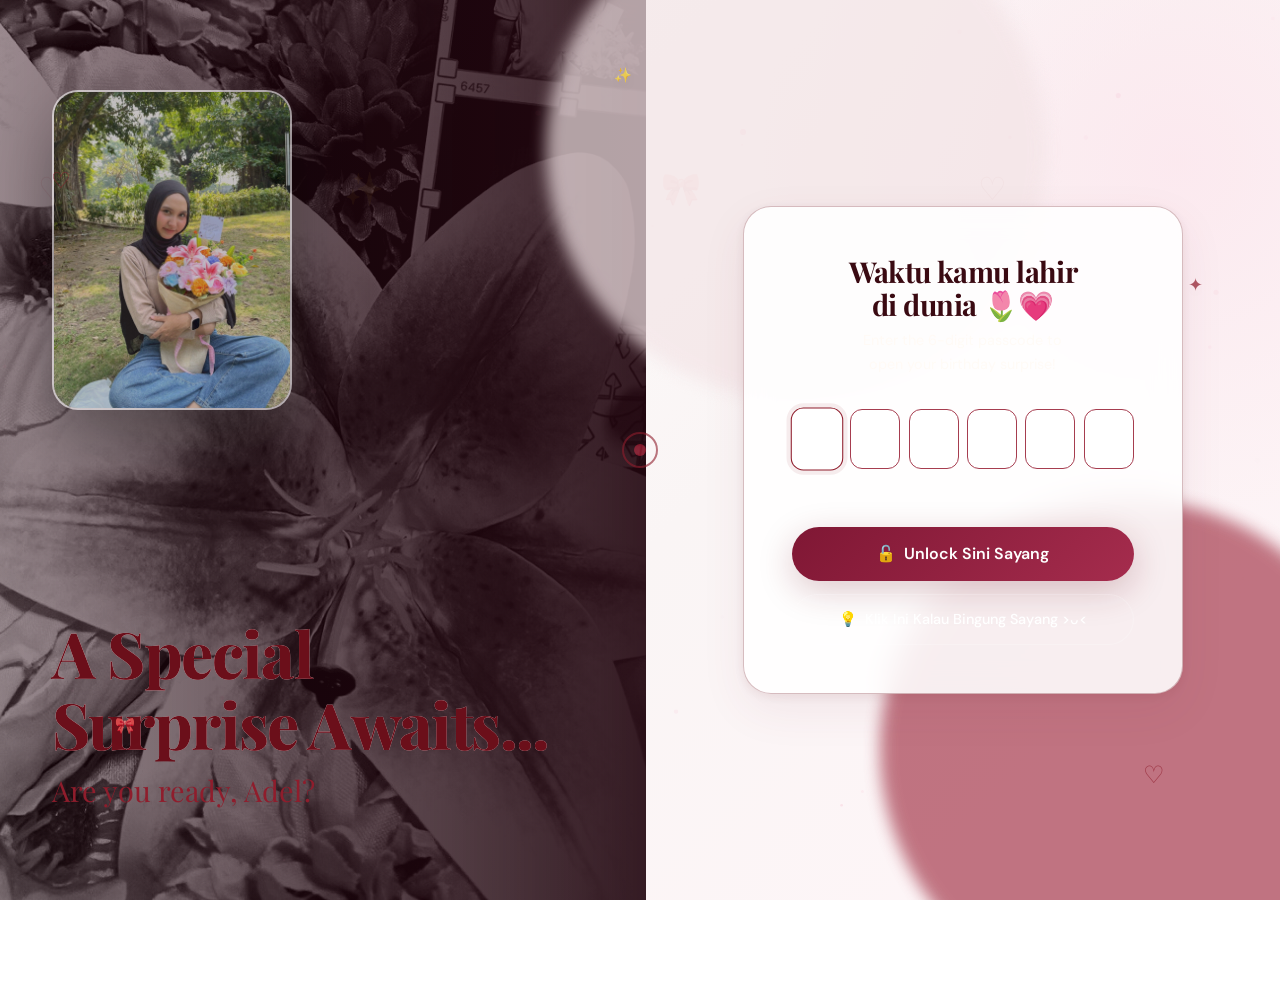
<file: index.html>
<!DOCTYPE html>
<html lang="en">
<head>
  <meta charset="UTF-8">
  <meta name="viewport" content="width=device-width, initial-scale=1.0, maximum-scale=1.0, user-scalable=no">
  <title>Enter the Vault 🔐</title>
  <link href="https://fonts.googleapis.com/css2?family=Playfair+Display:ital,wght@0,400;0,600;0,700;1,400;1,600&family=DM+Sans:wght@400;500;600;700" rel="stylesheet">
  <link rel="stylesheet" href="style.css">
</head>
<body>

  <!-- Custom Cursor -->
  <div id="cursor"></div>
  <div id="cursor-trail"></div>

  <!-- Background Particle Canvas -->
  <canvas id="bg-canvas"></canvas>

  <!-- Main Split Screen Layout -->
  <main class="split-screen">
    
    <!-- Left Panel: Large Visual Storytelling -->
    <div class="split-left">
      <img src="images/adel3.jpg" alt="Birthday Celebration Cover">
      <div class="split-left-overlay"></div>
      <div class="split-left-photo">
         <img src="images/adel1.jpg" alt="Birthday Celebration Cover">
      </div>
      <div class="split-left-content">
        
        <!-- Teks diubah menjadi warna maroon -->
        <h1 class="split-left-title" style="color: #6B0F1A; -webkit-text-fill-color: #6B0F1A;">A Special Surprise Awaits...</h1>
        <p class="split-left-subtitle" style="color: #8F1D2C;">Are you ready to unlock it?</p>
      </div>
    </div>

    <!-- Right Panel: Passcode Entry Card -->
    <div class="split-right">
      <div class="hero-glow glow-1"></div>
      <div class="hero-glow glow-2"></div>
      
      <div class="passcode-card">
        <div class="passcode-title">Waktu kamu lahir di dunia <span aria-hidden="true">🌷💗</span></div>
        <p class="passcode-subtitle">Enter the 6-digit passcode to open your birthday surprise!</p>
        
        <!-- 6-digit Inputs -->
        <div class="passcode-inputs">
          <input type="text" maxlength="1" class="digit-input" data-index="0" inputmode="numeric" pattern="[0-9]*" autocomplete="off" autofocus>
          <input type="text" maxlength="1" class="digit-input" data-index="1" inputmode="numeric" pattern="[0-9]*" autocomplete="off">
          <input type="text" maxlength="1" class="digit-input" data-index="2" inputmode="numeric" pattern="[0-9]*" autocomplete="off">
          <input type="text" maxlength="1" class="digit-input" data-index="3" inputmode="numeric" pattern="[0-9]*" autocomplete="off">
          <input type="text" maxlength="1" class="digit-input" data-index="4" inputmode="numeric" pattern="[0-9]*" autocomplete="off">
          <input type="text" maxlength="1" class="digit-input" data-index="5" inputmode="numeric" pattern="[0-9]*" autocomplete="off">
        </div>

        <div id="error-msg" class="error-message">Incorrect passcode. Try again!</div>

        <button class="btn-primary" id="btn-unlock">
          <span>🔓</span> Unlock Sini Sayang
        </button>
        <button class="btn-secondary" id="btn-hint">
          <span>💡</span> Klik Ini Kalau Bingung Sayang >ᴗ<
        </button>
      </div>
    </div>
  </main>

  <!-- Large Format Passcode Display Overlay (Requirement) -->
  <div class="large-passcode-overlay" id="large-passcode-overlay">
    <div class="large-passcode-content">
      <div class="large-passcode-lbl" id="overlay-lbl">Secret Passcode</div>
      <div class="large-passcode-digits" id="overlay-digits">130905</div>
      <p class="large-passcode-desc" id="overlay-desc">Use this passcode code to unlock your birthday surprise vault.</p>
      <button class="large-passcode-close" id="btn-close-overlay">Got It!</button>
    </div>
  </div>

  <!-- Shared JavaScript Libraries -->
  <script src="shared.js"></script>
  <script>
    const correctCode = "130905";
    const inputs = document.querySelectorAll(".digit-input");
    const errorMsg = document.getElementById("error-msg");
    const btnUnlock = document.getElementById("btn-unlock");
    const btnHint = document.getElementById("btn-hint");
    const overlay = document.getElementById("large-passcode-overlay");
    const overlayLbl = document.getElementById("overlay-lbl");
    const overlayDigits = document.getElementById("overlay-digits");
    const overlayDesc = document.getElementById("overlay-desc");
    const btnCloseOverlay = document.getElementById("btn-close-overlay");

    // Recipient customization lookup
    if (activeConfig && activeConfig.name) {
      document.querySelector(".split-left-subtitle").textContent = `Are you ready, ${activeConfig.name}?`;
    }

    // Auto-focusing next/previous inputs
    inputs.forEach((input, index) => {
      input.addEventListener("input", (e) => {
        const value = e.target.value;
        // Strip non-numbers
        e.target.value = value.replace(/[^0-9]/g, "");
        
        if (e.target.value.length === 1 && index < inputs.length - 1) {
          inputs[index + 1].focus();
        }
        
        // Auto validate if all inputs are full
        checkAutoValidate();
      });

      input.addEventListener("keydown", (e) => {
        if (e.key === "Backspace" && e.target.value.length === 0 && index > 0) {
          inputs[index - 1].focus();
        }
      });
    });

    function getEnteredPasscode() {
      let code = "";
      inputs.forEach(input => code += input.value);
      return code;
    }

    function checkAutoValidate() {
      const enteredCode = getEnteredPasscode();
      if (enteredCode.length === 6) {
        verifyPasscode(enteredCode);
      }
    }

    function verifyPasscode(code) {
      if (code === correctCode) {
        // Success: display passcode on screen in a large glowing format before proceeding
        errorMsg.classList.remove("show");
        playSuccessChime();
        if (window.createFirework) {
          window.createFirework(window.innerWidth / 2, window.innerHeight / 2);
        }

        // Show passcode on screen in large format before going to 2nd file
        overlayLbl.textContent = "Passcode Verified! 🔓";
        overlayDigits.textContent = correctCode;
        overlayDesc.textContent = "Unlocking the birthday surprise... Preparing the party cake!";
        // Hide close button so they don't click it during transition
        btnCloseOverlay.style.display = "none";
        overlay.classList.add("active");

        // Confetti burst
        if (typeof launchConfetti === "function") {
          launchConfetti();
        }

        // Redirect to 2nd page (cake.html) after a short delay
        setTimeout(() => {
          window.location.href = "cake.html";
        }, 2500);

      } else {
        // Error handling
        errorMsg.classList.add("show");
        inputs.forEach(input => {
          input.value = "";
          input.style.borderColor = "var(--primary)";
        });
        inputs[0].focus();
        setTimeout(() => {
          inputs.forEach(input => input.style.borderColor = "var(--border-glass)");
        }, 800);
      }
    }

    // Manual Unlock button click
    btnUnlock.addEventListener("click", () => {
      const code = getEnteredPasscode();
      if (code.length < 6) {
        errorMsg.textContent = "Please fill in all 6 digits!";
        errorMsg.classList.add("show");
        inputs[code.length].focus();
      } else {
        verifyPasscode(code);
      }
    });

    // Reveal passcode clue button click (displays passcode on screen in large format)
    btnHint.addEventListener("click", () => {
      initAudio();
      overlayLbl.textContent = "Passcode Clue 💡";
      overlayDigits.textContent = correctCode;
      overlayDesc.textContent = "Type this code in the boxes to unlock the special birthday surprise.";
      btnCloseOverlay.style.display = "inline-block";
      overlay.classList.add("active");
      playSuccessChime();
    });

    btnCloseOverlay.addEventListener("click", () => {
      overlay.classList.remove("active");
      inputs[0].focus();
    });
  </script>
</body>
</html>
</file>
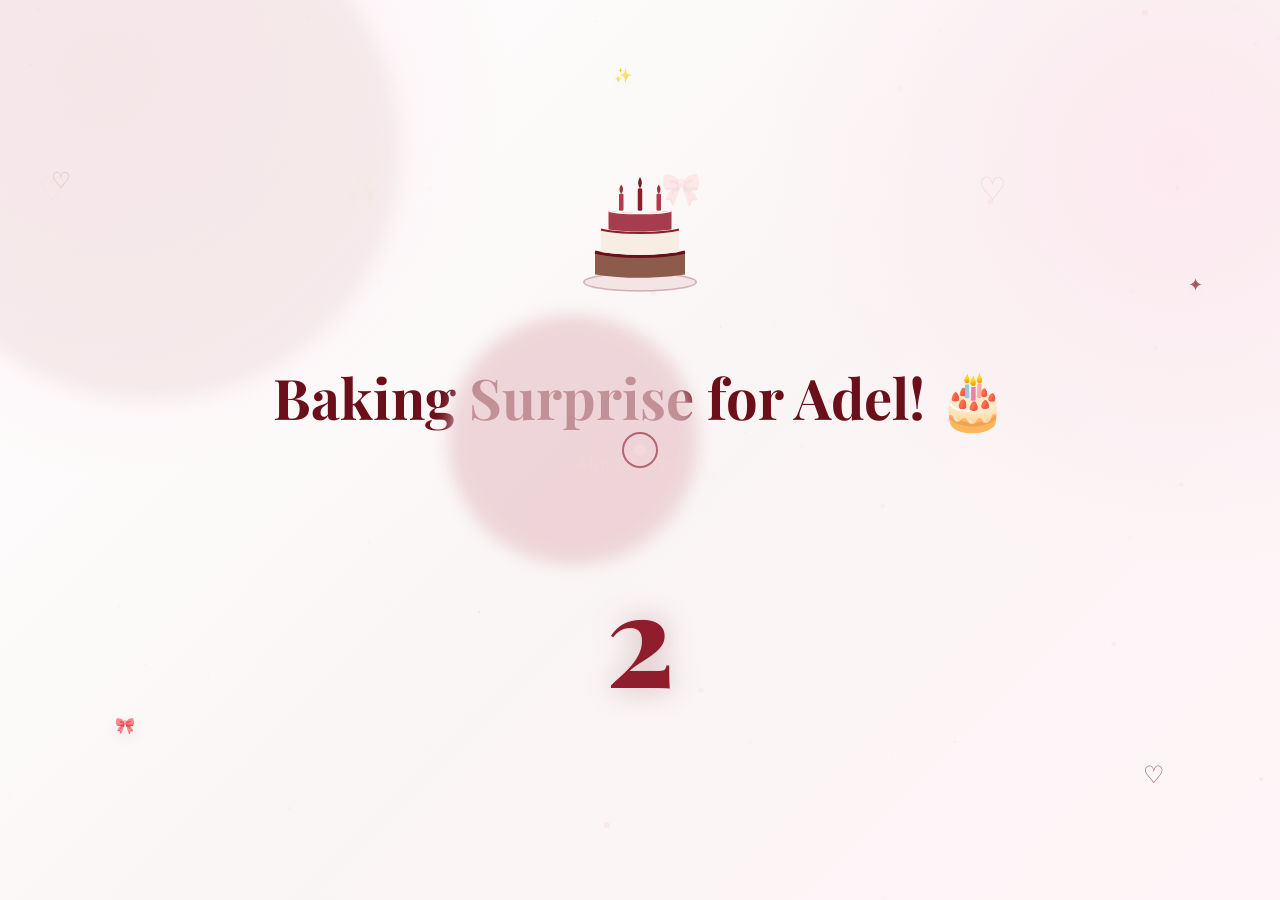
<file: cake.html>
<!DOCTYPE html>
<html lang="en">
<head>
  <meta charset="UTF-8">
  <meta name="viewport" content="width=device-width, initial-scale=1.0, maximum-scale=1.0, user-scalable=no">
  <title>Baking the Surprise... 🎂</title>
  <link href="https://fonts.googleapis.com/css2?family=Playfair+Display:ital,wght@0,400;0,600;0,700;1,400;1,600&family=DM+Sans:wght@400;500;600;700" rel="stylesheet">
  <link rel="stylesheet" href="style.css">
  <style>
    /* Styling khusus angka hitung mundur agar besar & glowing */
    .countdown-number {
      font-family: var(--font-heading);
      font-size: clamp(5rem, 15vw, 8rem);
      font-weight: 800;
      color: var(--secondary);
      text-shadow: 0 0 30px var(--primary-glow);
      margin-top: 1rem;
      animation: pulseCountdown 0.8s ease infinite alternate;
    }
    @keyframes pulseCountdown {
      from { transform: scale(1); opacity: 0.8; }
      to { transform: scale(1.08); opacity: 1; }
    }
  </style>
</head>
<body>

  <!-- Custom Cursor -->
  <div id="cursor"></div>
  <div id="cursor-trail"></div>

  <!-- Background Particle Canvas -->
  <canvas id="bg-canvas"></canvas>

  <div class="loading-container">
    <div class="hero-glow glow-1"></div>
    <div class="hero-glow glow-3"></div>

    <!-- Small SVG Cake illustration -->
    <div class="loading-cake">
      <svg viewBox="0 0 200 200" xmlns="http://www.w3.org/2000/svg">
        <!-- Plate -->
        <ellipse cx="100" cy="160" rx="75" ry="12" fill="var(--mid)" stroke="var(--border-glass)" stroke-width="2"/>
        
        <!-- Bottom Layer (Chocolate) -->
        <path d="M40 120 C 40 120, 100 130, 160 120 L 160 150 C 160 150, 100 160, 40 150 Z" fill="#8d5b4c" />
        <path d="M40 120 C 70 128, 130 128, 160 120" fill="none" stroke="var(--primary)" stroke-width="4"/>
        
        <!-- Middle Layer (Vanilla/Cream) -->
        <path d="M48 90 C 48 90, 100 98, 152 90 L 152 120 C 152 120, 100 128, 48 120 Z" fill="#f7ede2" />
        <path d="M48 90 C 70 96, 130 96, 152 90" fill="none" stroke="var(--secondary)" stroke-width="3"/>

        <!-- Top Layer (Berry) -->
        <path d="M58 65 C 58 65, 100 72, 142 65 L 142 90 C 142 90, 100 96, 58 90 Z" fill="var(--lilac)" />
        <path d="M58 65 C 70 70, 130 70, 142 65" fill="none" stroke="#fff8f0" stroke-width="2"/>

        <!-- Candles -->
        <rect x="97" y="35" width="6" height="30" fill="var(--secondary)" rx="2"/>
        <path d="M100 20 Q105 28 100 35 Q95 28 100 20 Z" fill="var(--primary)" opacity="0.95"/>
        
        <rect x="72" y="42" width="6" height="23" fill="var(--accent)" rx="2"/>
        <path d="M75 30 Q80 37 75 42 Q70 37 75 30 Z" fill="var(--secondary)" opacity="0.9"/>
        
        <rect x="122" y="42" width="6" height="23" fill="var(--accent)" rx="2"/>
        <path d="M125 30 Q130 37 125 42 Q120 37 125 30 Z" fill="var(--secondary)" opacity="0.9"/>
      </svg>
    </div>

    <!-- Status Loading Message -->
    <h1 class="loading-text">Get Ready, Adel! 🎂</h1>
    <p class="loading-subtext" id="status-desc">Opening the surprise in...</p>

    <!-- Countdown Display -->
    <div class="countdown-number" id="countdown-display">3</div>
  </div>

  <!-- Shared Javascript -->
  <script src="shared.js"></script>
  <script>
    const statusDesc = document.getElementById("status-desc");
    const countdownDisplay = document.getElementById("countdown-display");

    const recipientName = activeConfig ? activeConfig.name : "Adel";
    document.querySelector(".loading-text").textContent = `Baking Surprise for ${recipientName}! 🎂`;

    let count = 3;

    const countdownTimer = setInterval(() => {
      count--;
      if (count > 0) {
        countdownDisplay.textContent = count;
        if (count === 2) {
          statusDesc.textContent = "Almost there...";
        } else if (count === 1) {
          statusDesc.textContent = "Here it comes! ✨";
        }
      } else {
        clearInterval(countdownTimer);
        countdownDisplay.textContent = "🎉";
        statusDesc.textContent = "Happy Birthday!";
        
        // Final chime sound
        playSuccessChime();

        // Redirect ke halaman perayaan
        setTimeout(() => {
          window.location.href = "celebration.html";
        }, 400);
      }
    }, 1000); // Berjalan tiap 1 detik per angka
  </script>
</body>
</html>
</file>
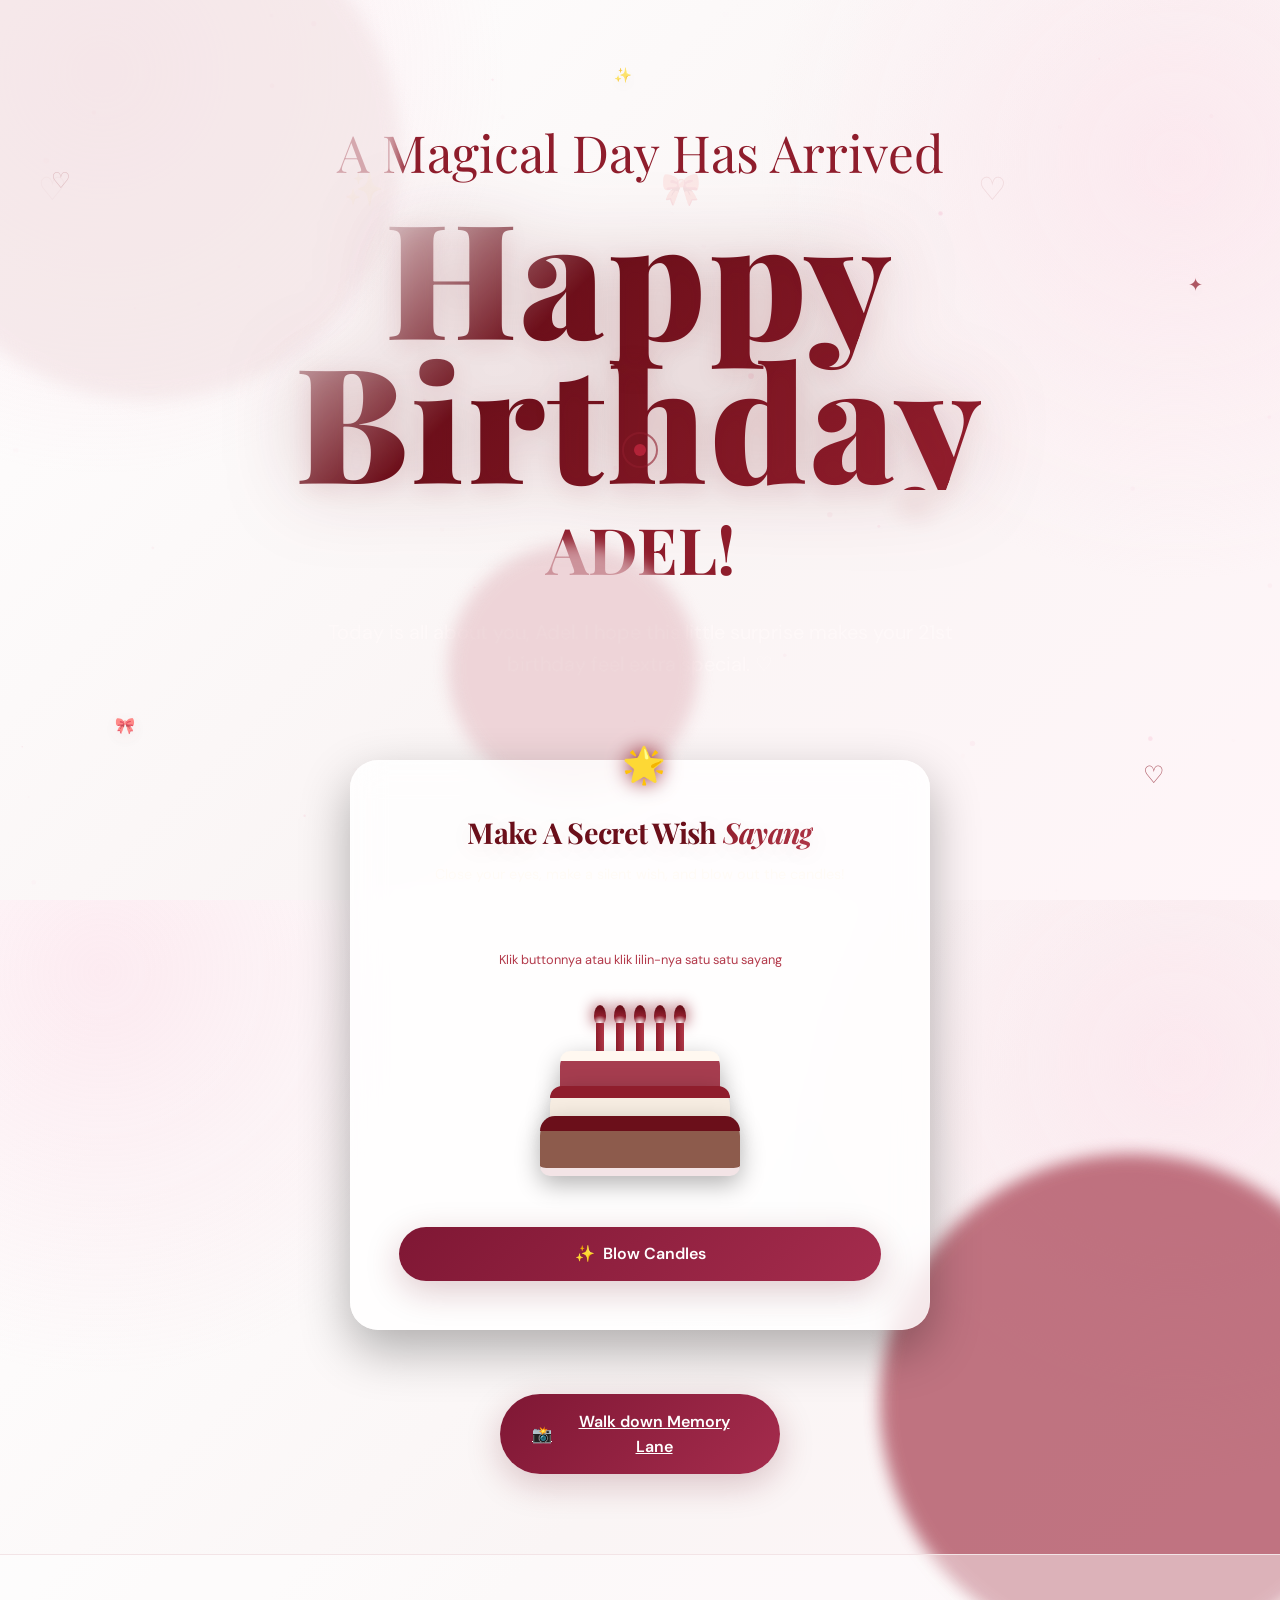
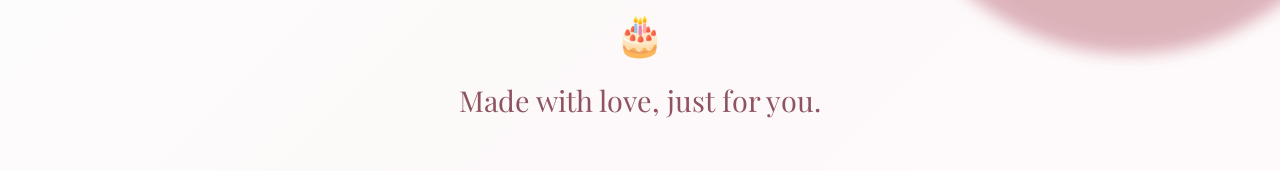
<file: celebration.html>
<!DOCTYPE html>
<html lang="en">

<head>
  <meta charset="UTF-8">
 <meta name="viewport" content="width=device-width, initial-scale=1.0, maximum-scale=1.0, user-scalable=no">
  <title>Happy Birthday! 🎂</title>
  <link
    href="https://fonts.googleapis.com/css2?family=Playfair+Display:ital,wght@0,400;0,600;0,700;1,400;1,600&family=DM+Sans:wght@400;500;600;700"
    rel="stylesheet">
  <link rel="stylesheet" href="style.css">
</head>

<body>

  <!-- Custom Cursor -->
  <div id="cursor"></div>
  <div id="cursor-trail"></div>

  <!-- Background Particle Canvas -->
  <canvas id="bg-canvas"></canvas>

  <!-- ═══ CUSTOMIZER DRAWER ══════════════════════ -->
  <div class="drawer" id="customizer-drawer">
    <div class="drawer-header">
      <h3 class="drawer-title">Personalize Site ✨</h3>
      <button class="drawer-close" id="drawer-close">×</button>
    </div>
    <div class="drawer-content">
      <div class="form-group">
        <label class="form-label">Color Theme</label>
        <div class="theme-options">
          <button class="theme-opt theme-rose" data-theme-val="rose">Rose</button>
          <button class="theme-opt theme-cosmic" data-theme-val="cosmic">Cosmic</button>
          <button class="theme-opt theme-emerald" data-theme-val="emerald">Emerald</button>
          <button class="theme-opt theme-retro" data-theme-val="retro">Retro</button>
        </div>
      </div>
      <div class="form-group">
        <label class="form-label" for="input-name">Recipient Name</label>
        <input type="text" id="input-name" class="form-control" placeholder="e.g. Adel">
      </div>
      <div class="form-group">
        <label class="form-label" for="input-subtext">Celebration Message</label>
        <input type="text" id="input-subtext" class="form-control">
      </div>
    </div>
    <div class="drawer-footer">
      <button class="drawer-btn save" id="btn-save-drawer">Save Changes ✨</button>
      <button class="drawer-btn reset" id="btn-reset-drawer">Reset to Default</button>
    </div>
  </div>

  <!-- ═══ CELEBRATION HERO ═══════════════════════ -->
  <section class="celebration-hero">
    <div class="hero-glow glow-1"></div>
    <div class="hero-glow glow-2"></div>
    <div class="hero-glow glow-3"></div>

    <div class="celebration-title-container">
      <p class="celebration-eyebrow">A Magical Day Has Arrived</p>
      <h1 class="celebration-giant-text">
        Happy Birthday 
      </h1>

      <h2 class="celebration-eyebrow" id="recipient-greeting"
        style="color: var(--secondary); font-size: clamp(2.5rem, 6vw, 4rem); margin-top: 0.5rem;"></h2>
      <p class="celebration-subtitle" id="celebration-subtext">
        Today the world became a brighter place — because you're in it. Wishing you the most magical, colorful, and
        joy-filled birthday! 🌟
      </p>
    </div>

    <!-- Innovative Make a Wish Form & Interactive Cake -->
    <div class="wish-card-panel reveal">
      <h3 class="section-title" style="font-size: 1.8rem; margin-bottom: 0.5rem;">Make A Secret Wish <em>Sayang</em></h3>
      <p style="font-size: 0.9rem; color: rgba(255,248,240,0.6);">Close your eyes, make a silent wish, and blow out the
        candles!</p>

      <div class="wish-form">
        <div class="candle-interactive-box">
          <p style="font-size: 0.8rem; color: var(--accent); margin-bottom: 10px;">Klik buttonnya atau klik lilin-nya satu satu sayang</p>
          <div class="cake" id="interactive-cake">
            <div class="candles-container">
              <div class="candle">
                <div class="wick"></div>
                <div class="flame" data-candle="1"></div>
              </div>
              <div class="candle">
                <div class="wick"></div>
                <div class="flame" data-candle="2"></div>
              </div>
              <div class="candle">
                <div class="wick"></div>
                <div class="flame" data-candle="3"></div>
              </div>
              <div class="candle">
                <div class="wick"></div>
                <div class="flame" data-candle="4"></div>
              </div>
              <div class="candle">
                <div class="wick"></div>
                <div class="flame" data-candle="5"></div>
              </div>
            </div>
            <div class="layer layer-top"></div>
            <div class="layer layer-middle"></div>
            <div class="layer layer-bottom"></div>
          </div>
        </div>

        <button class="btn-primary" id="btn-cast-wish" style="margin-top: 0;">
          <span>✨</span> Blow Candles
        </button>
      </div>
    </div>

    <a href="gallery.html" class="btn-primary" style="margin-top: 4rem; max-width: 280px; z-index: 10;">
      <span>📸</span> Walk down Memory Lane
    </a>
  </section>

  <!-- Footer -->
  <footer>
    <div class="footer-heart">🎂</div>
    <p class="footer-text">Made with love, just for you.</p>
  </footer>

  <!-- Floating balloons -->
  <div class="balloons" id="balloons"
    style="position: absolute; inset: 0; pointer-events: none; overflow: hidden; z-index: 1;"></div>

  <!-- Shared Javascript -->
  <script src="shared.js"></script>
  <script>
    // Config elements binding
    const txtName = document.getElementById("recipient-greeting");
    const giantName = document.getElementById("giant-recipient-name");
    const txtSub = document.getElementById("celebration-subtext");
    const inputName = document.getElementById("input-name");
    const inputSubtext = document.getElementById("input-subtext");
    const themeOpts = document.querySelectorAll(".theme-opt");

    function updatePageContent() {
      const recipientName = (activeConfig.name || "Adel").trim();
      const displayName = recipientName.toUpperCase();

      // Keep every birthday name dynamic and consistent with shared.js
      txtName.textContent = `${displayName}!`;
      if (giantName) giantName.textContent = displayName;
      txtSub.textContent = activeConfig.heroSubtext || "";

      // Update form values in drawer
      inputName.value = activeConfig.name;
      inputSubtext.value = activeConfig.heroSubtext;

      // Theme toggle indicators
      themeOpts.forEach(opt => {
        opt.classList.toggle("selected", opt.dataset.themeVal === activeConfig.theme);
      });
    }

    // Interactive Candle Blowing logic
    const flames = document.querySelectorAll(".flame");
    let blownCount = 0;

    flames.forEach(flame => {
      flame.addEventListener("click", () => {
        if (!flame.classList.contains("blown")) {
          playBlowSound();
          flame.classList.add("blown");
          blownCount++;

          // Emit small puff smoke particle
          createSmokePuff(flame);

          if (blownCount === flames.length) {
            triggerFullBlowCelebration();
          }
        }
      });
    });

    function createSmokePuff(element) {
      const rect = element.getBoundingClientRect();
      const smoke = document.createElement("div");
      smoke.textContent = "💨";
      smoke.style.cssText = `
        position: fixed;
        left: ${rect.left + rect.width / 2}px;
        top: ${rect.top}px;
        font-size: 1.2rem;
        pointer-events: none;
        z-index: 1000;
        transition: transform 0.6s ease, opacity 0.6s ease;
      `;
      document.body.appendChild(smoke);
      setTimeout(() => {
        smoke.style.transform = "translateY(-35px) scale(1.4)";
        smoke.style.opacity = 0;
      }, 20);
      setTimeout(() => smoke.remove(), 600);
    }

    function triggerFullBlowCelebration() {
      playSuccessChime();
      launchConfetti();
      // Multiple fireworks bursts
      for (let i = 0; i < 5; i++) {
        setTimeout(() => {
          if (window.createFirework) {
            window.createFirework(
              Math.random() * window.innerWidth,
              window.innerHeight * 0.2 + Math.random() * window.innerHeight * 0.4
            );
          }
        }, i * 350);
      }
    }

    // Make a Wish shooting star logic
    const btnCastWish = document.getElementById("btn-cast-wish");

    btnCastWish.addEventListener("click", () => {
      const wishText = "My secret birthday wish... 🤫✨";

      // First, blow out all flames if not blown yet
      flames.forEach(f => {
        if (!f.classList.contains("blown")) {
          f.classList.add("blown");
        }
      });
      blownCount = flames.length;
      playBlowSound();

      // Launch shooting star particle ascending from the cake
      createShootingStar(wishText);

      // Add to config local state
      setTimeout(() => {
        activeConfig.wishes = [{
          icon: "🌟",
          text: wishText,
          author: `— ${activeConfig.name || "Adel"} ♡`,
          color: "#7f1734"
        }];

        saveConfig();
        triggerFullBlowCelebration();

        // Relight candles after 4 seconds
        setTimeout(() => {
          flames.forEach(f => f.classList.remove("blown"));
          blownCount = 0;
        }, 4000);
      }, 1200);
    });

    function createShootingStar(text) {
      const cakeEl = document.getElementById("interactive-cake");
      const rect = cakeEl.getBoundingClientRect();
      const originX = rect.left + rect.width / 2;
      const originY = rect.top;

      // Create glowing star element
      const star = document.createElement("div");
      star.className = "glow-star-particle";
      star.textContent = "🌟";
      // Random target side drift
      const targetTx = (Math.random() - 0.5) * 400;
      star.style.setProperty("--star-tx", `${targetTx}px`);
      star.style.left = `${originX}px`;
      star.style.top = `${originY}px`;

      document.body.appendChild(star);

      // Remove star element when animation finishes
      star.addEventListener("animationend", () => {
        star.remove();
      });
    }

    // Balloon floating decorations
    const balloonEmojis = ["🎈", "🎈", "🎉", "🎊", "💛", "💖", "✨", "🌸"];
    const balloonCont = document.getElementById("balloons");
    for (let i = 0; i < 12; i++) {
      const b = document.createElement("div");
      b.className = "balloon";
      b.textContent = balloonEmojis[Math.floor(Math.random() * balloonEmojis.length)];
      b.style.cssText = `
        position: absolute;
        bottom: -100px;
        left: ${Math.random() * 100}%;
        animation: riseUp linear infinite;
        animation-duration: ${7 + Math.random() * 8}s;
        animation-delay: ${Math.random() * 6}s;
        font-size: ${1.5 + Math.random() * 1.5}rem;
        opacity: .6;
      `;
      balloonCont.appendChild(b);
    }

    // ─── LIVE DRAWER LOGIC ───
    const drawer = document.getElementById("customizer-drawer");

    document.getElementById("drawer-close").addEventListener("click", () => {
      drawer.classList.remove("open");
    });

    themeOpts.forEach(opt => {
      opt.addEventListener("click", () => {
        themeOpts.forEach(o => o.classList.remove("selected"));
        opt.classList.add("selected");
        activeConfig.theme = opt.dataset.themeVal;
        applyTheme(activeConfig.theme);
      });
    });

    document.getElementById("btn-save-drawer").addEventListener("click", () => {
      activeConfig.name = inputName.value.trim() || activeConfig.name;
      activeConfig.heroSubtext = inputSubtext.value.trim() || activeConfig.heroSubtext;

      saveConfig();
      updatePageContent();
      drawer.classList.remove("open");
      playSuccessChime();
      launchConfetti();
      alert("Settings saved successfully!");
    });

    document.getElementById("btn-reset-drawer").addEventListener("click", () => {
      if (confirm("Reset layout configs to default?")) {
        localStorage.removeItem('bday_config');
        activeConfig = JSON.parse(JSON.stringify(DEFAULT_CONFIG));
        applyTheme(activeConfig.theme);
        updatePageContent();
        drawer.classList.remove("open");
        playSuccessChime();
      }
    });

    // Scroll Reveal trigger
    const revEls = document.querySelectorAll(".reveal");
    const obs = new IntersectionObserver((entries) => {
      entries.forEach(e => {
        if (e.isIntersecting) {
          e.target.classList.add("visible");
          obs.unobserve(e.target);
        }
      });
    }, { threshold: .1 });
    revEls.forEach(el => obs.observe(el));

    // Page Load setup
    updatePageContent();
  </script>
</body>

</html>
</file>
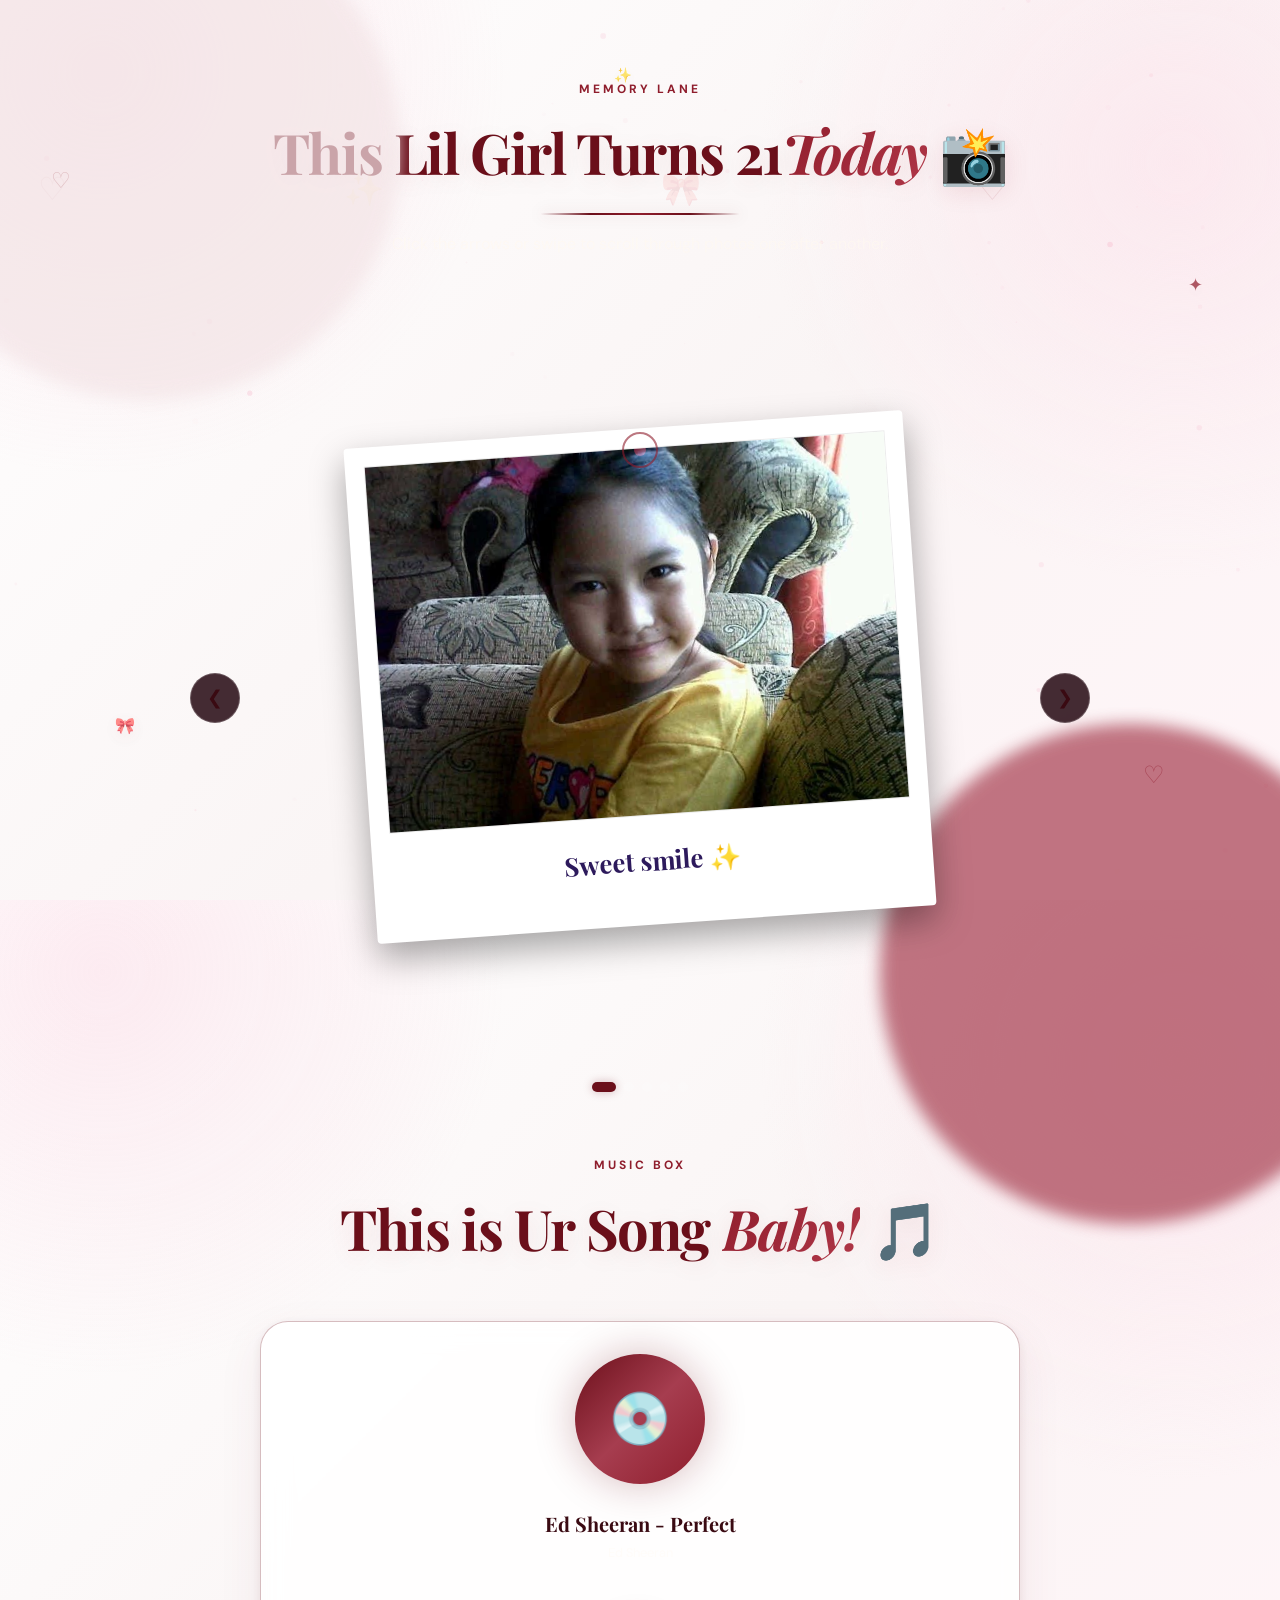
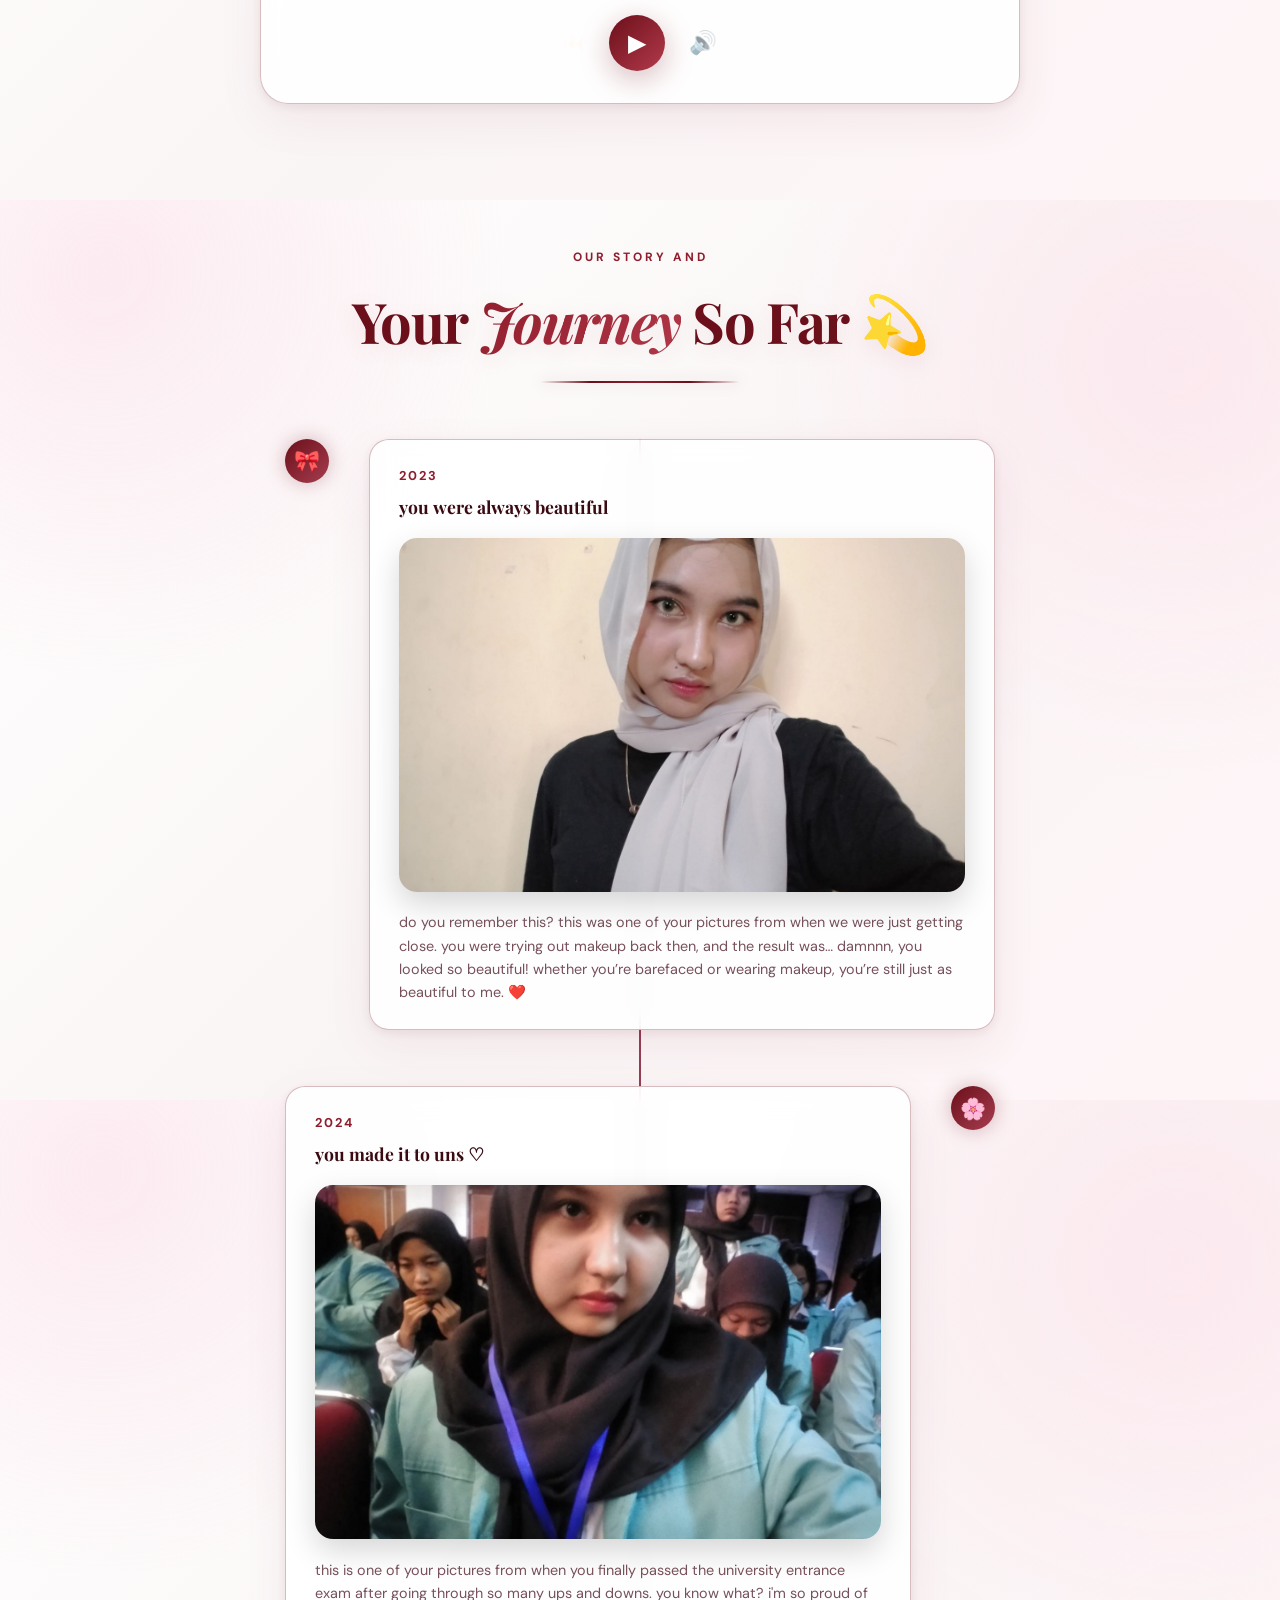
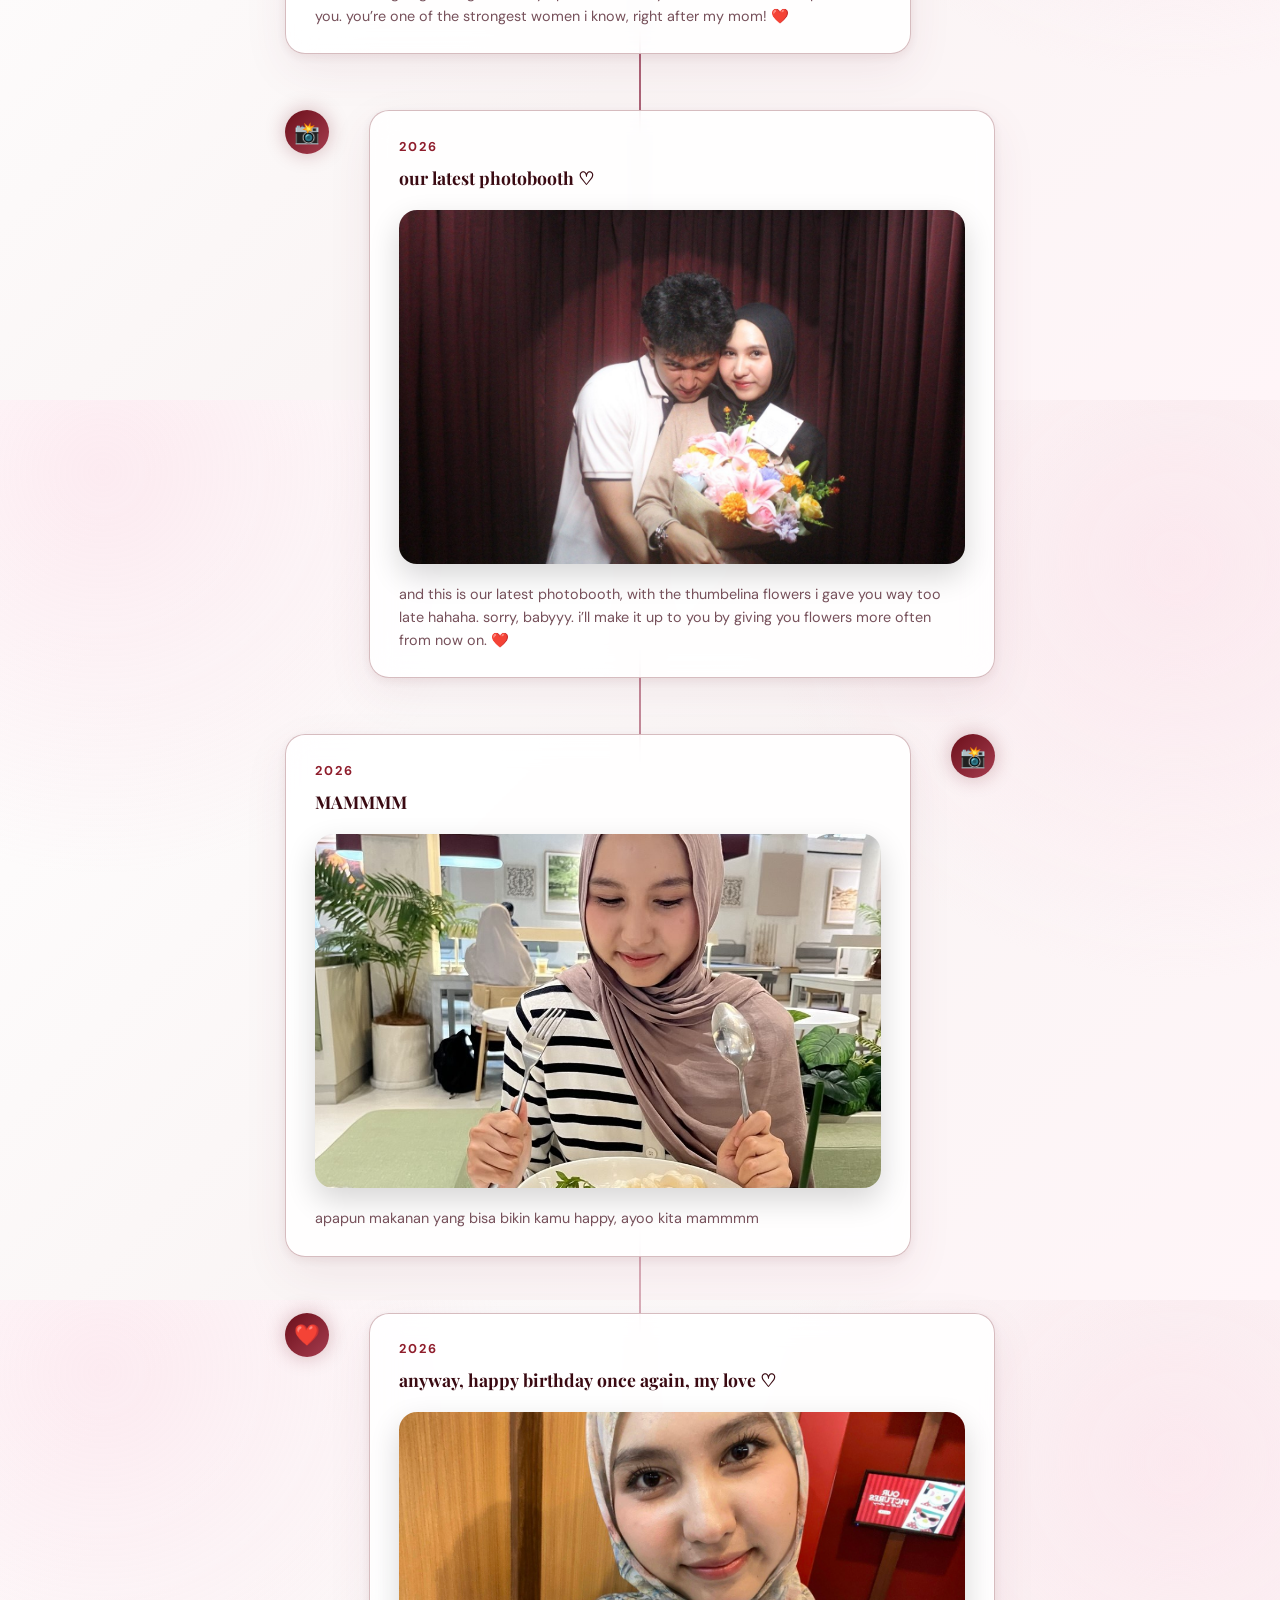
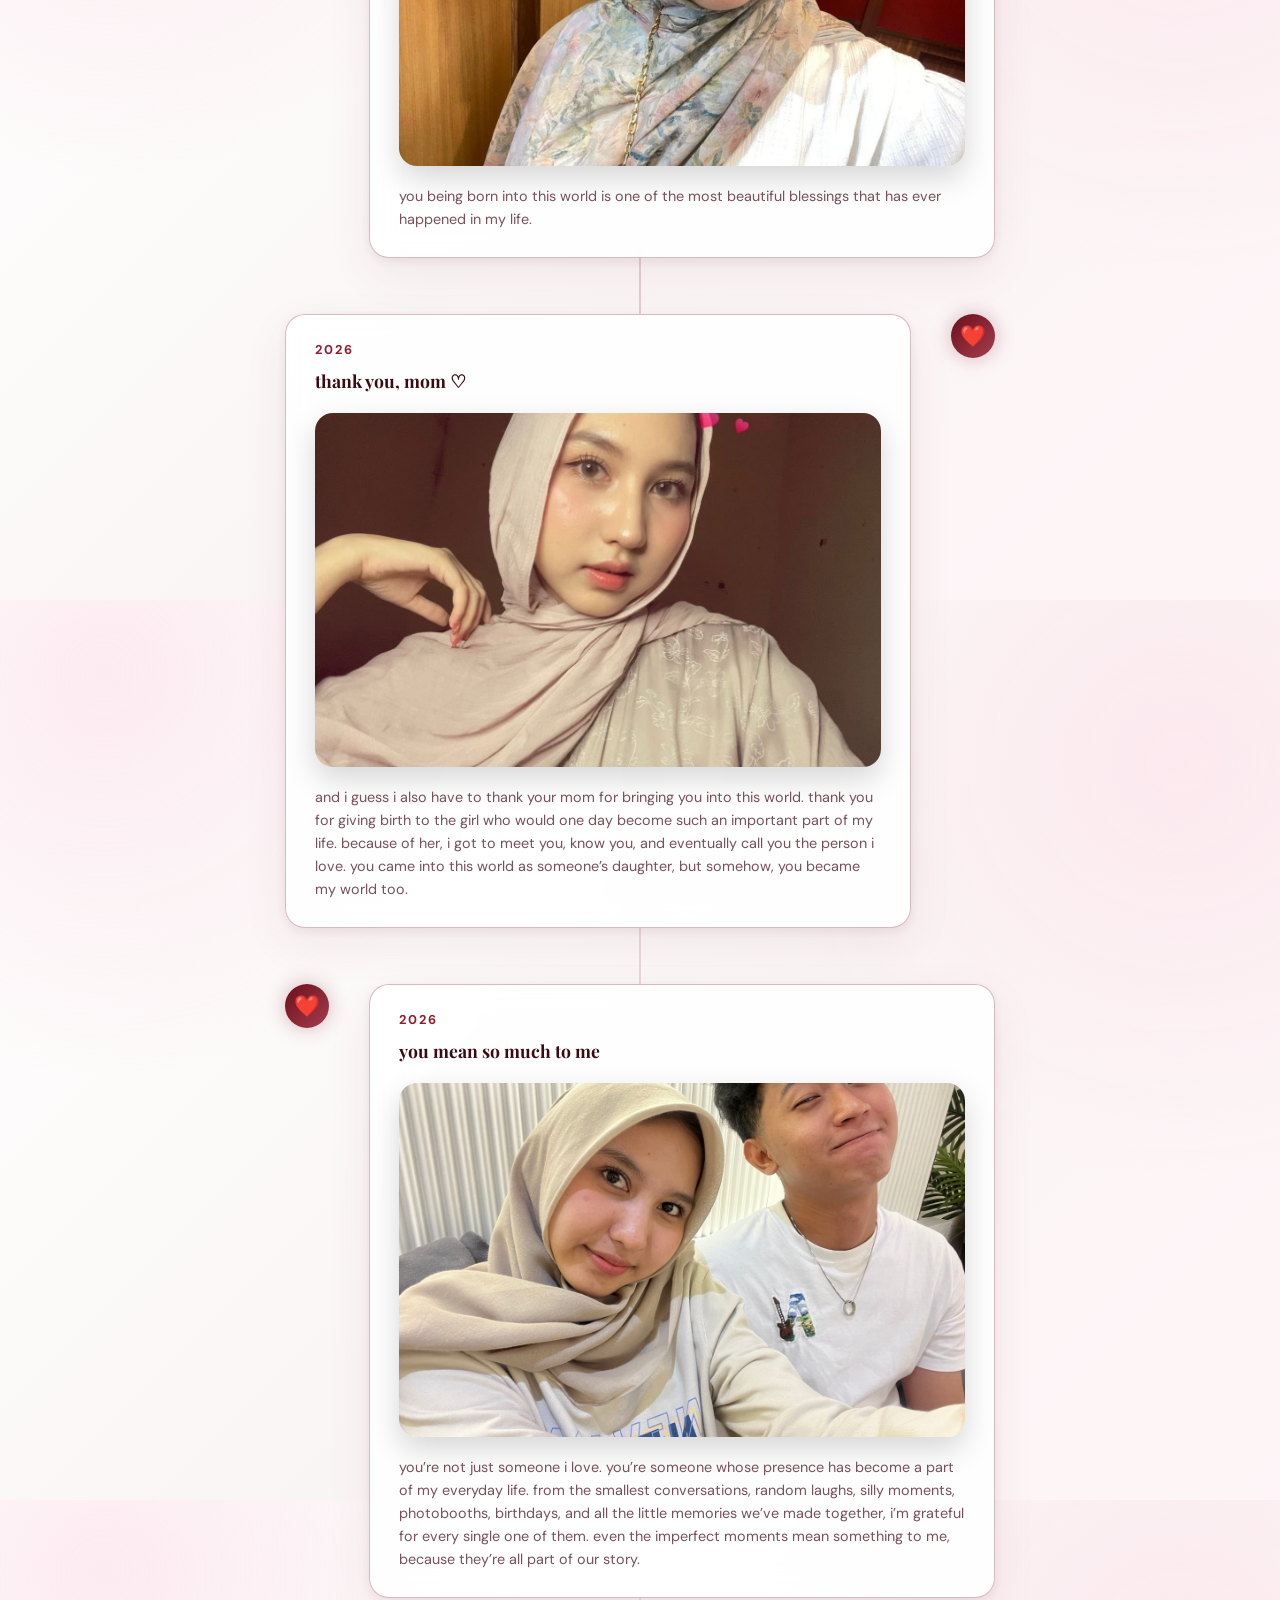
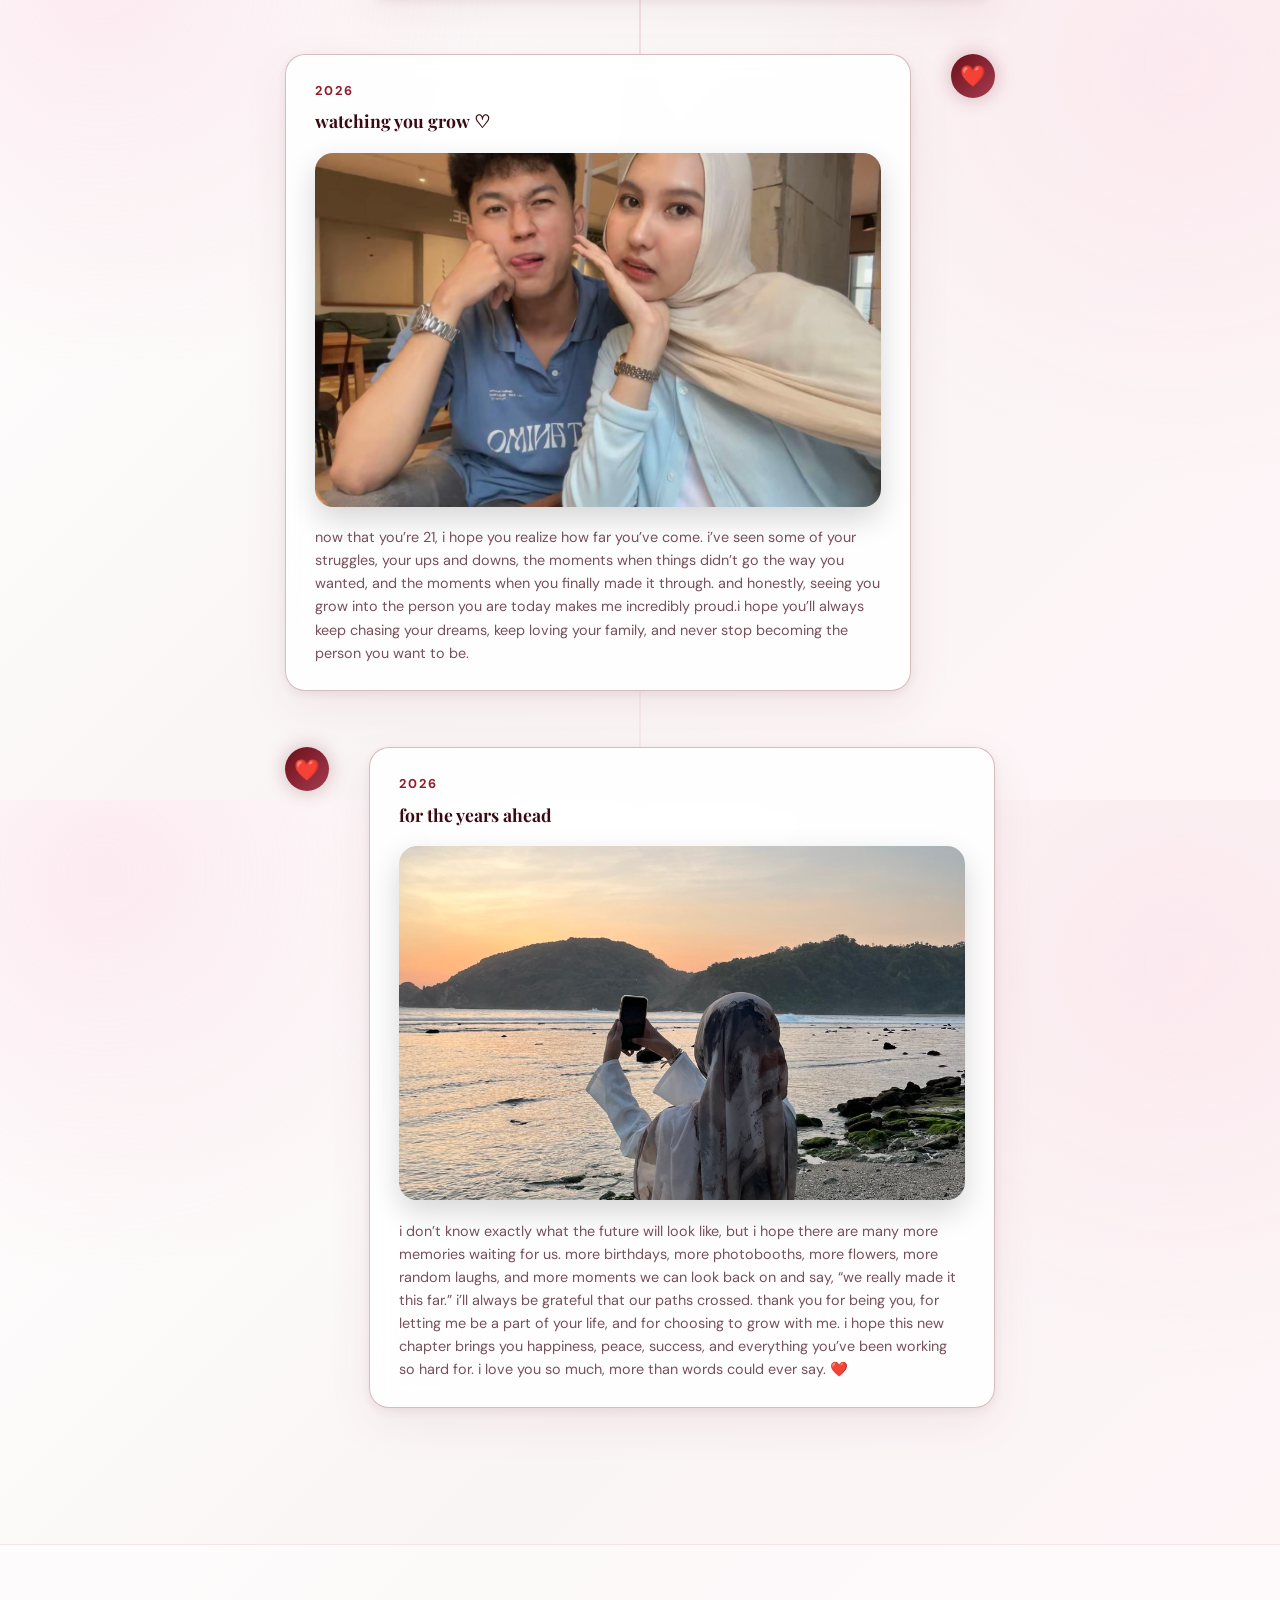
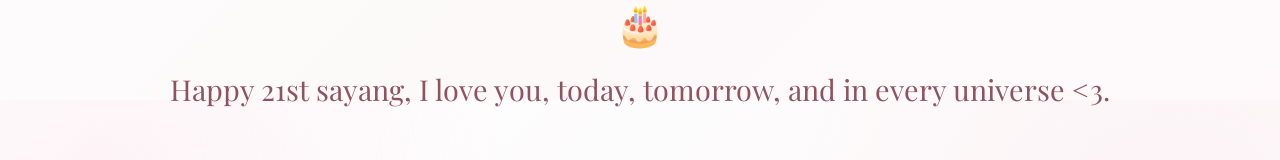
<file: gallery.html>
<!DOCTYPE html>
<html lang="en">
<head>
  <meta charset="UTF-8">
  <meta name="viewport" content="width=device-width, initial-scale=1.0, maximum-scale=1.0, user-scalable=no">
  <title>Memory Lane & Music 📸</title>
  <link href="https://fonts.googleapis.com/css2?family=Playfair+Display:ital,wght@0,400;0,600;0,700;1,400;1,600&family=DM+Sans:wght@400;500;600;700" rel="stylesheet">
  <link rel="stylesheet" href="style.css">

<style id="journey-photo-styles">
  .tl-content {
    overflow: hidden;
  }

  .tl-photo-wrap {
    width: 100%;
    margin: 1.1rem 0 1.2rem;
    border-radius: 18px;
    overflow: hidden;
    aspect-ratio: 16 / 10;
    background: rgba(255,255,255,.08);
    box-shadow: 0 12px 30px rgba(0,0,0,.16);
  }

  .tl-photo {
    display: block;
    width: 100%;
    height: 100%;
    object-fit: cover;
    transition: transform .5s ease;
  }

  .tl-photo-wrap:hover .tl-photo {
    transform: scale(1.04);
  }

  @media (max-width: 600px) {
    .tl-photo-wrap {
      aspect-ratio: 4 / 3;
      margin: .9rem 0 1rem;
      border-radius: 14px;
    }
  }
</style>

</head>
<body>

  <!-- Custom Cursor -->
  <div id="cursor"></div>
  <div id="cursor-trail"></div>

  <!-- Background Particle Canvas -->
  <canvas id="bg-canvas"></canvas>

  <!-- ═══ CUSTOMIZER DRAWER ══════════════════════ -->
  <div class="drawer" id="customizer-drawer">
    <div class="drawer-header">
      <h3 class="drawer-title">Personalize Site ✨</h3>
      <button class="drawer-close" id="drawer-close">×</button>
    </div>
    <div class="drawer-content">
      <div class="form-group">
        <label class="form-label">Color Theme</label>
        <div class="theme-options">
          <button class="theme-opt theme-rose" data-theme-val="rose">Rose</button>
          <button class="theme-opt theme-cosmic" data-theme-val="cosmic">Cosmic</button>
          <button class="theme-opt theme-emerald" data-theme-val="emerald">Emerald</button>
          <button class="theme-opt theme-retro" data-theme-val="retro">Retro</button>
        </div>
      </div>
      
      <div class="form-group">
        <label class="form-label" for="input-photo">Add Polaroid Photo</label>
        <input type="file" id="input-photo" class="form-control" accept="image/*">
        <p style="font-size:0.7rem;color:rgba(255,248,240,0.4);margin-top:2px;">Inserts a new photo at the beginning of the slider.</p>
      </div>

      <div class="form-group">
        <label class="form-label" for="input-video">Upload Video Message 🎥</label>
        <input type="file" id="input-video" class="form-control" accept="video/*">
        <p style="font-size:0.7rem;color:rgba(255,248,240,0.4);margin-top:2px;">Select an MP4/WebM video file to replace the current birthday video.</p>
      </div>

      <div class="form-group">
        <label class="form-label" for="input-music-title">Music Track Title</label>
        <input type="text" id="input-music-title" class="form-control">
      </div>
      <div class="form-group">
        <label class="form-label" for="input-music-artist">Music Track Subtext</label>
        <input type="text" id="input-music-artist" class="form-control">
      </div>
    </div>
    <div class="drawer-footer">
      <button class="drawer-btn save" id="btn-save-drawer">Save Changes ✨</button>
      <button class="drawer-btn reset" id="btn-reset-drawer">Reset to Default</button>
    </div>
  </div>

  <!-- ═══ GALLERY HERO SECTION ════════════════════ -->
  <section class="music-section" style="padding-bottom: 2rem;">
    <div class="hero-glow glow-1"></div>
    <div class="hero-glow glow-2"></div>
    
    <p class="section-label reveal">Memory Lane</p>
    <h2 class="section-title reveal">This Lil Girl Turns 21<em>Today</em> 📸</h2>
    <div class="divider reveal"></div>
    <p class="reveal" style="color: rgba(255,248,240,0.6); max-width: 500px; margin: 0 auto; text-align: center;">
      Click the arrows or swipe to scroll through photos one after another.
    </p>

    <div class="gallery-container reveal">
      <button class="slider-arrow prev" id="slider-prev" aria-label="Previous Photo">❮</button>
      <button class="slider-arrow next" id="slider-next" aria-label="Next Photo">❯</button>
      
      <div class="gallery-slider-wrapper">
        <div class="gallery-slides" id="gallery-slides-container"></div>
      </div>

      <div class="slider-dots" id="slider-dots-container"></div>
    </div>
  </section>

  <!-- ═══ MUSIC PLAYER SECTION (MP3 song.mp3) ══════ -->
  <section class="music-section" style="padding-top: 2rem; padding-bottom: 4rem;">
    <p class="section-label reveal">Music Box</p>
    <h2 class="section-title reveal">This is Ur Song <em>Baby!</em> 🎵</h2>
    
    <div class="music-player reveal">
      <div class="music-cover" id="music-cover">💿</div>
      <div class="music-info">
        <div class="music-title" id="music-title">Perfect</div>
        <div class="music-sub" id="music-artist">Ed Sheeran</div>
      </div>
      
      <!-- Audio Element to read song.mp3 -->
      <audio id="bg-audio" src="song.mp3" preload="auto" loop></audio>

      <div class="progress-bar" id="progress-bar-container" style="cursor: pointer;">
        <div class="progress-fill" id="progress-fill"></div>
      </div>
      <div class="music-controls">
        <button class="ctrl-btn" id="prev-btn" title="Restart">⏮</button>
        <button class="ctrl-btn main" id="play-btn" title="Play">▶</button>
        <button class="ctrl-btn" id="next-btn" title="Mute/Unmute">🔊</button>
      </div>
    </div>
  </section>

  <!-- ═══ TIMELINE SECTION ════════════════════════ -->
  <section class="timeline-section">
    <p class="section-label reveal">Our Story and</p>
    <h2 class="section-title reveal">Your <em>Journey</em> So Far 💫</h2>
    <div class="divider reveal"></div>

    <div class="timeline reveal" id="timeline-container"></div>
  </section>

  

  <footer>
    <div class="footer-heart">🎂</div>
    <p class="footer-text">Happy 21st sayang, I love you, today, tomorrow, and in every universe <3.</p>
  </footer>

  <script src="shared.js"></script>
  <script>
    const slidesContainer = document.getElementById("gallery-slides-container");
    const dotsContainer = document.getElementById("slider-dots-container");
    const timelineContainer = document.getElementById("timeline-container");
    
    const txtMusicTitle = document.getElementById("music-title");
    const txtMusicArtist = document.getElementById("music-artist");
    
    const inputMusicTitle = document.getElementById("input-music-title");
    const inputMusicArtist = document.getElementById("input-music-artist");
    const themeOpts = document.querySelectorAll(".theme-opt");
    
    let activeSlideIndex = 0;
    let totalSlides = 0;

    function renderGalleryAndTimeline() {
      slidesContainer.innerHTML = "";
      dotsContainer.innerHTML = "";
      
      const photoCaptions = [
        "Sweet smile ✨",
        "A slight smile🧸",
        "Slightly pouting😤",
        "How cute! 😭❤️",
        "A villainous smile😈",
      ];
      
      const photos = activeConfig.photos || [];
      totalSlides = photos.length;
      
      photos.forEach((src, index) => {
        const rotation = ((index * 17) % 9) - 4;
        const caption = photoCaptions[index % photoCaptions.length] || `Memory #${index + 1}`;
        
        const slideItem = document.createElement("div");
        slideItem.className = "gallery-slide-item";
        slideItem.innerHTML = `
          <div class="polaroid-card" style="--rot: ${rotation}deg">
            <img src="${src}" alt="Memory ${index + 1}">
            <div class="polaroid-caption">${caption}</div>
          </div>
        `;
        slidesContainer.appendChild(slideItem);
        
        const dot = document.createElement("button");
        dot.className = `slider-dot ${index === activeSlideIndex ? 'active' : ''}`;
        dot.addEventListener("click", () => { goToSlide(index); });
        dotsContainer.appendChild(dot);
      });

      updateSlideOffset();

      timelineContainer.innerHTML = "";
      activeConfig.timeline.forEach((item, index) => {
        timelineContainer.innerHTML += `
          <div class="tl-item">
            <div class="tl-dot">${item.icon || '⭐'}</div>
            <div class="tl-content">
              <div class="tl-year">${item.year}</div>
              <div class="tl-title">${item.title}</div>
              <div class="tl-photo-wrap">
                <img
                  class="tl-photo"
                  src="${item.photo || activeConfig.photos[index % (activeConfig.photos.length || 1)] || ''}"
                  alt="${item.title || `Journey ${index + 1}`}"
                  loading="lazy"
                >
              </div>
              <div class="tl-desc">${item.desc}</div>
            </div>
          </div>
        `;
      });

      txtMusicTitle.textContent = activeConfig.musicTitle || "Perfect";
      txtMusicArtist.textContent = activeConfig.musicArtist || "Ed Sheeran";

      inputMusicTitle.value = activeConfig.musicTitle || "Perfect";
      inputMusicArtist.value = activeConfig.musicArtist || "Ed Sheeran";
      
      themeOpts.forEach(opt => {
        opt.classList.toggle("selected", opt.dataset.themeVal === activeConfig.theme);
      });

      const videoEl = document.getElementById("bday-video");
      if (videoEl && !videoEl.src) {
        videoEl.src = activeConfig.videoData || "birthday-video.mp4";
      }
    }

    const btnPrev = document.getElementById("slider-prev");
    const btnNext = document.getElementById("slider-next");

    btnPrev.addEventListener("click", () => {
      let index = activeSlideIndex - 1;
      if (index < 0) index = totalSlides - 1;
      goToSlide(index);
    });

    btnNext.addEventListener("click", () => {
      let index = activeSlideIndex + 1;
      if (index >= totalSlides) index = 0;
      goToSlide(index);
    });

    // === FITUR SWIPE (GESER LAYAR) UNTUK HP ===
    let touchStartX = 0;
    let touchEndX = 0;
    const sliderWrapper = document.querySelector('.gallery-slider-wrapper');

    sliderWrapper.addEventListener('touchstart', e => {
      touchStartX = e.changedTouches[0].screenX;
    }, { passive: true });

    sliderWrapper.addEventListener('touchend', e => {
      touchEndX = e.changedTouches[0].screenX;
      handleSwipe();
    }, { passive: true });

    function handleSwipe() {
      const swipeThreshold = 40; // Jarak minimal jari bergeser
      if (touchEndX < touchStartX - swipeThreshold) {
        // Geser ke kiri (Next)
        let index = activeSlideIndex + 1;
        if (index >= totalSlides) index = 0;
        goToSlide(index);
      }
      if (touchEndX > touchStartX + swipeThreshold) {
        // Geser ke kanan (Prev)
        let index = activeSlideIndex - 1;
        if (index < 0) index = totalSlides - 1;
        goToSlide(index);
      }
    }

    function goToSlide(index) {
      activeSlideIndex = index;
      updateSlideOffset();
      const dots = dotsContainer.querySelectorAll(".slider-dot");
      dots.forEach((dot, idx) => {
        dot.classList.toggle("active", idx === index);
      });
    }

    function updateSlideOffset() {
      slidesContainer.style.transform = `translateX(-${activeSlideIndex * 100}%)`;
    }

    /* ─── HTML5 AUDIO PLAYER LOGIC (song.mp3) ─── */
    const audioEl = document.getElementById("bg-audio");
    const playBtn = document.getElementById("play-btn");
    const cover = document.getElementById("music-cover");
    const fill = document.getElementById("progress-fill");
    const progressBarContainer = document.getElementById("progress-bar-container");

    playBtn.addEventListener("click", () => {
      if (audioEl.paused) {
        audioEl.play().catch(err => {
          console.error("Gagal memutar audio:", err);
        });
        playBtn.textContent = "⏸";
        cover.classList.add("playing");
      } else {
        audioEl.pause();
        playBtn.textContent = "▶";
        cover.classList.remove("playing");
      }
    });

    audioEl.addEventListener("timeupdate", () => {
      if (audioEl.duration) {
        const percent = (audioEl.currentTime / audioEl.duration) * 100;
        fill.style.width = percent + "%";
      }
    });

    if (progressBarContainer) {
      progressBarContainer.addEventListener("click", (e) => {
        const rect = progressBarContainer.getBoundingClientRect();
        const clickX = e.clientX - rect.left;
        const width = rect.width;
        if (audioEl.duration) {
          audioEl.currentTime = (clickX / width) * audioEl.duration;
        }
      });
    }

    document.getElementById("prev-btn").addEventListener("click", () => {
      audioEl.currentTime = 0;
      audioEl.play().catch(() => {});
      playBtn.textContent = "⏸";
      cover.classList.add("playing");
    });

    document.getElementById("next-btn").addEventListener("click", () => {
      audioEl.muted = !audioEl.muted;
      document.getElementById("next-btn").textContent = audioEl.muted ? "🔇" : "🔊";
    });

    /* ─── LIVE DRAWER LOGIC ─── */
    const drawer = document.getElementById("customizer-drawer");
    
    document.getElementById("drawer-close").addEventListener("click", () => {
      drawer.classList.remove("open");
    });

    themeOpts.forEach(opt => {
      opt.addEventListener("click", () => {
        themeOpts.forEach(o => o.classList.remove("selected"));
        opt.classList.add("selected");
        activeConfig.theme = opt.dataset.themeVal;
        applyTheme(activeConfig.theme);
      });
    });

    document.getElementById("input-photo").addEventListener("change", (e) => {
      const file = e.target.files[0];
      if (!file) return;
      
      const reader = new FileReader();
      reader.onload = function(evt) {
        activeConfig.photos.push(evt.target.result);
        if (activeConfig.photos.length > 8) {
          activeConfig.photos = activeConfig.photos.slice(-8);
        }
        saveConfig();
        renderGalleryAndTimeline();
        goToSlide(activeConfig.photos.length - 1);
        alert("Photo added successfully!");
      };
      reader.readAsDataURL(file);
    });

    document.getElementById("input-video").addEventListener("change", (e) => {
      const file = e.target.files[0];
      if (!file) return;

      const videoElement = document.getElementById("bday-video");
      const objectURL = URL.createObjectURL(file);
      if (videoElement) {
        videoElement.src = objectURL;
      }
      
      if (file.size < 3.5 * 1024 * 1024) {
        const reader = new FileReader();
        reader.onload = function(evt) {
          activeConfig.videoData = evt.target.result;
          saveConfig();
        };
        reader.readAsDataURL(file);
      } else {
        delete activeConfig.videoData;
        saveConfig();
        alert("Video loaded successfully!");
      }
    });

    document.getElementById("btn-save-drawer").addEventListener("click", () => {
      activeConfig.musicTitle = inputMusicTitle.value.trim() || activeConfig.musicTitle;
      activeConfig.musicArtist = inputMusicArtist.value.trim() || activeConfig.musicArtist;
      
      saveConfig();
      renderGalleryAndTimeline();
      drawer.classList.remove("open");
      alert("Settings saved successfully!");
    });

    document.getElementById("btn-reset-drawer").addEventListener("click", () => {
      if (confirm("Reset layout configs to default?")) {
        localStorage.removeItem('bday_config');
        activeConfig = JSON.parse(JSON.stringify(DEFAULT_CONFIG));
        applyTheme(activeConfig.theme);
        
        const videoElement = document.getElementById("bday-video");
        if (videoElement) {
          videoElement.src = "birthday-video.mp4";
        }
        
        renderGalleryAndTimeline();
        drawer.classList.remove("open");
      }
    });

    const revEls = document.querySelectorAll(".reveal");
    const obs = new IntersectionObserver((entries) => {
      entries.forEach(e => {
        if (e.isIntersecting) {
          e.target.classList.add("visible");
          obs.unobserve(e.target);
        }
      });
    }, { threshold: .1 });
    revEls.forEach(el => obs.observe(el));

    renderGalleryAndTimeline();
  </script>
</body>
</html>
</file>
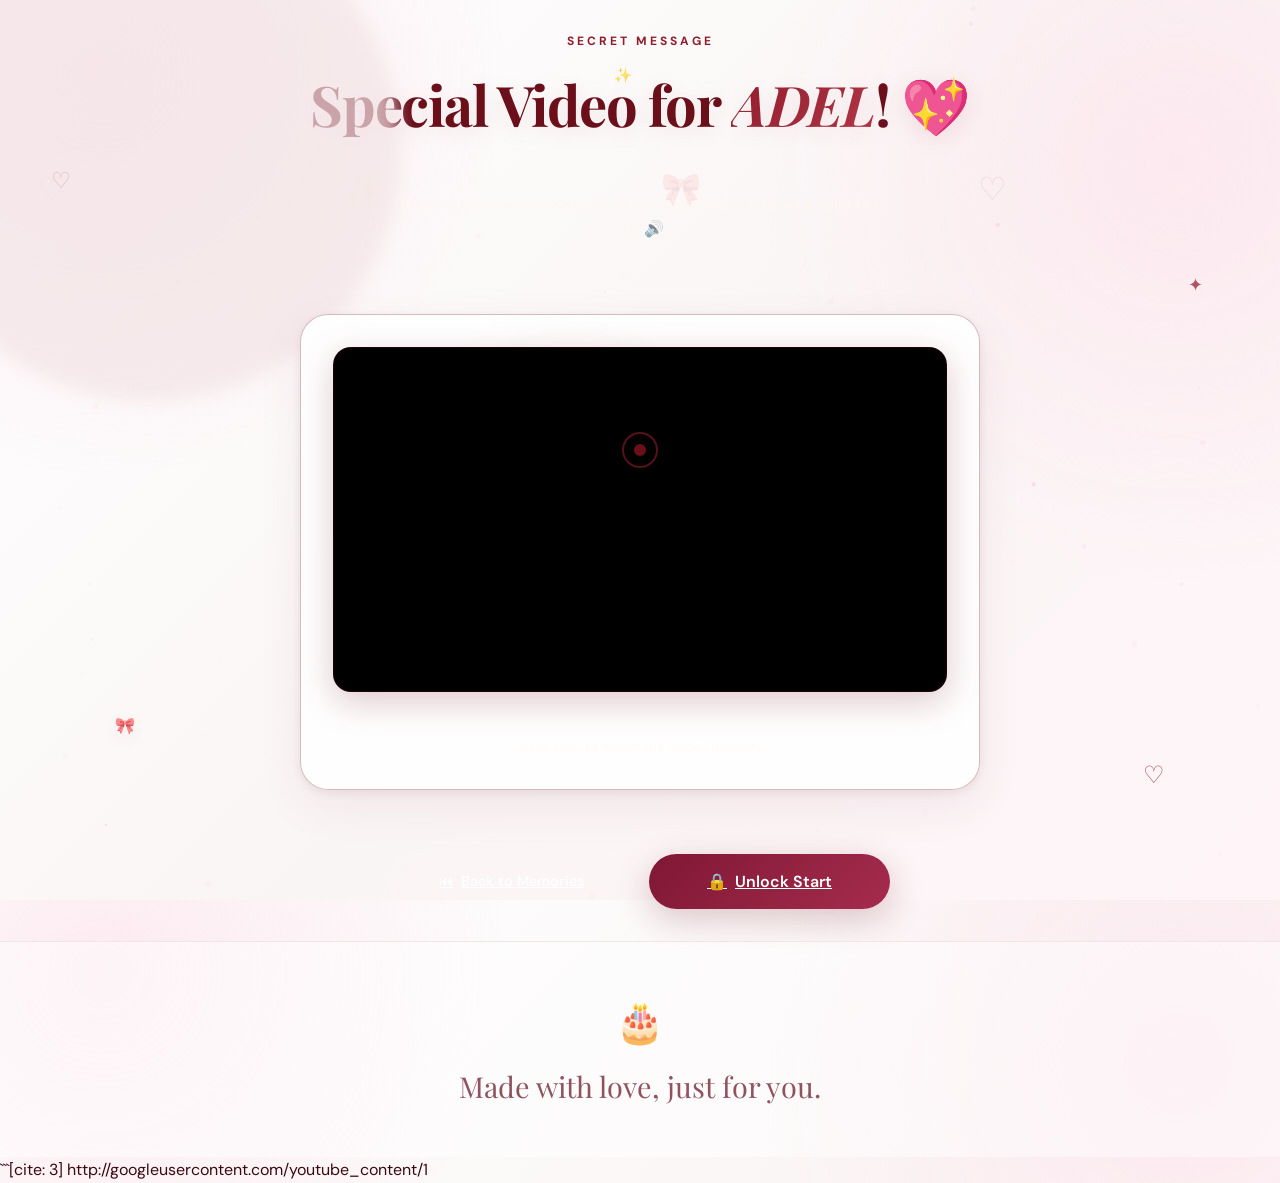
<file: video.html>
<!DOCTYPE html>
<html lang="en">
<head>
  <meta charset="UTF-8">
  <meta name="viewport" content="width=device-width, initial-scale=1.0">
  <title>Special Video Message 🎥</title>
  <link href="https://fonts.googleapis.com/css2?family=Playfair+Display:ital,wght@0,400;0,600;0,700;1,400;1,600&family=DM+Sans:wght@400;500;600;700" rel="stylesheet">
  <link rel="stylesheet" href="style.css">
</head>
<body>

  <!-- Custom Cursor -->
  <div id="cursor"></div>
  <div id="cursor-trail"></div>

  <!-- Background Particle Canvas -->
  <canvas id="bg-canvas"></canvas>

  <!-- ═══ CUSTOMIZER DRAWER ══════════════════════ -->
  <div class="drawer" id="customizer-drawer">
    <div class="drawer-header">
      <h3 class="drawer-title">Personalize Site ✨</h3>
      <button class="drawer-close" id="drawer-close">×</button>
    </div>
    <div class="drawer-content">
      <div class="form-group">
        <label class="form-label">Color Theme</label>
        <div class="theme-options">
          <button class="theme-opt theme-rose" data-theme-val="rose">Rose</button>
          <button class="theme-opt theme-cosmic" data-theme-val="cosmic">Cosmic</button>
          <button class="theme-opt theme-emerald" data-theme-val="emerald">Emerald</button>
          <button class="theme-opt theme-retro" data-theme-val="retro">Retro</button>
        </div>
      </div>
    </div>
    <div class="drawer-footer">
      <button class="drawer-btn save" id="btn-save-drawer">Save Changes ✨</button>
      <button class="drawer-btn reset" id="btn-reset-drawer">Reset to Default</button>
    </div>
  </div>

  <!-- Main Content Area -->
  <main class="music-section" style="min-height: 100vh; display: flex; flex-direction: column; align-items: center; justify-content: center; padding: 2rem 1rem;">
    <div class="hero-glow glow-1"></div>
    <div class="hero-glow glow-3"></div>

    <p class="section-label reveal">Secret Message</p>
    <h2 class="section-title reveal" style="margin-bottom: 0.5rem;" id="greeting-title">Special Video for ADEL! 💖</h2>
    <div class="divider reveal"></div>
    <p class="reveal" style="color: rgba(255,248,240,0.6); max-width: 500px; margin: 0 auto 2.5rem; text-align: center;">
      Here is a special birthday video message. Make sure your volume is up! 🔊
    </p>

    <!-- YouTube Embed Player Card -->
    <div class="music-player reveal" style="max-width: 680px; width: 100%; padding: 2rem; border-radius: 28px; box-shadow: 0 20px 50px rgba(0,0,0,0.45); z-index: 10;">
      <div style="width: 100%; border-radius: 18px; overflow: hidden; background: #000; border: 1px solid var(--border-glass); box-shadow: var(--shadow-glow); aspect-ratio: 16/9;">
        <iframe width="100%" height="100%" src="https://www.youtube.com/embed/cNGjD0VG4R8" title="Special Video for Adel" frameborder="0" allow="accelerometer; autoplay; clipboard-write; encrypted-media; gyroscope; picture-in-picture" allowfullscreen></iframe>
      </div>
      <p style="font-size: 0.85rem; color: rgba(255, 248, 240, 0.55); text-align: center; margin-top: 1.2rem;">
        Press play to watch the sweet memory.
      </p>
    </div>

    <!-- Navigation Buttons -->
    <div style="display: flex; gap: 1rem; margin-top: 4rem; width: 100%; max-width: 500px; justify-content: center; position: relative; z-index: 10;">
      <a href="gallery.html" class="btn-secondary" style="margin: 0; flex: 1;">
        <span>⏮</span> Back to Memories
      </a>
      <a href="index.html" class="btn-primary" style="margin: 0; flex: 1;">
        <span>🔒</span> Unlock Start
      </a>
    </div>
  </main>

  <!-- Footer -->
  <footer>
    <div class="footer-heart">🎂</div>
    <p class="footer-text">Made with love, just for you.</p>
  </footer>

  <!-- Shared Javascript Library -->
  <script src="shared.js"></script>
  <script>
    const greetingTitle = document.getElementById("greeting-title");
    const themeOpts = document.querySelectorAll(".theme-opt");

    function updatePageContent() {
      if (greetingTitle && typeof activeConfig !== 'undefined' && activeConfig.name) {
        greetingTitle.innerHTML = `Special Video for <em>${activeConfig.name.toUpperCase()}</em>! 💖`;
      }
      themeOpts.forEach(opt => {
        opt.classList.toggle("selected", opt.dataset.themeVal === activeConfig.theme);
      });
    }

    const drawer = document.getElementById("customizer-drawer");
    document.getElementById("drawer-close").addEventListener("click", () => {
      drawer.classList.remove("open");
    });

    themeOpts.forEach(opt => {
      opt.addEventListener("click", () => {
        themeOpts.forEach(o => o.classList.remove("selected"));
        opt.classList.add("selected");
        activeConfig.theme = opt.dataset.themeVal;
        applyTheme(activeConfig.theme);
      });
    });

    document.getElementById("btn-save-drawer").addEventListener("click", () => {
      saveConfig();
      updatePageContent();
      drawer.classList.remove("open");
      alert("Settings saved successfully!");
    });

    document.getElementById("btn-reset-drawer").addEventListener("click", () => {
      if (confirm("Reset layout configs to default?")) {
        localStorage.removeItem('bday_config');
        activeConfig = JSON.parse(JSON.stringify(DEFAULT_CONFIG));
        applyTheme(activeConfig.theme);
        updatePageContent();
        drawer.classList.remove("open");
      }
    });

    const revEls = document.querySelectorAll(".reveal");
    const obs = new IntersectionObserver((entries) => {
      entries.forEach(e => {
        if (e.isIntersecting) {
          e.target.classList.add("visible");
          obs.unobserve(e.target);
        }
      });
    }, { threshold: .1 });
    revEls.forEach(el => obs.observe(el));

    updatePageContent();
  </script>
</body>
</html>
```[cite: 3]
http://googleusercontent.com/youtube_content/1
</file>
<file: style.css>
/* ─── CUSTOM THEME VARIABLES ────────────────── */
:root {
  --primary: #ff4f7b;
  --primary-glow: rgba(255, 79, 123, 0.4);
  --secondary: #ffd166;
  --secondary-glow: rgba(255, 209, 102, 0.4);
  --accent: #ff9b6a;
  --lilac: #c77dff;
  --cream: #fff8f0;
  --dark: #1a0a2e;
  --mid: #2d124d;
  --bg-glass: rgba(255, 255, 255, 0.04);
  --border-glass: rgba(255, 255, 255, 0.08);
  --font-heading: 'Outfit', sans-serif;
  --font-body: 'DM Sans', sans-serif;
  --font-handwriting: 'Dancing Script', cursive;
  --shadow-glow: 0 8px 32px var(--primary-glow);
}

[data-theme="cosmic"] {
  --primary: #e0aaff;
  --primary-glow: rgba(224, 170, 255, 0.4);
  --secondary: #c77dff;
  --secondary-glow: rgba(199, 125, 255, 0.4);
  --accent: #9d4edd;
  --lilac: #5a189a;
  --dark: #10002b;
  --mid: #240046;
  --cream: #f3e5f5;
  --bg-glass: rgba(255, 255, 255, 0.03);
  --border-glass: rgba(199, 125, 255, 0.15);
}

[data-theme="emerald"] {
  --primary: #52b788;
  --primary-glow: rgba(82, 183, 136, 0.4);
  --secondary: #d4af37;
  --secondary-glow: rgba(212, 175, 55, 0.4);
  --accent: #74c69d;
  --lilac: #2d6a4f;
  --dark: #081c15;
  --mid: #1b4332;
  --cream: #e8f5e9;
  --bg-glass: rgba(255, 255, 255, 0.04);
  --border-glass: rgba(82, 183, 136, 0.15);
}

[data-theme="retro"] {
  --primary: #ff007f;
  --primary-glow: rgba(255, 0, 127, 0.5);
  --secondary: #00ffff;
  --secondary-glow: rgba(0, 255, 255, 0.5);
  --accent: #39ff14;
  --lilac: #bd00ff;
  --dark: #050505;
  --mid: #151515;
  --cream: #f0f0f0;
  --bg-glass: rgba(255, 255, 255, 0.05);
  --border-glass: rgba(255, 0, 127, 0.2);
}

/* ─── BASE RESET & STYLES ──────────────────── */
*, *::before, *::after { box-sizing: border-box; margin: 0; padding: 0; }
html { scroll-behavior: smooth; height: 100%; }
body {
  background: var(--dark);
  color: var(--cream);
  font-family: var(--font-body);
  overflow-x: hidden;
  min-height: 100vh;
  cursor: none;
  transition: background 0.5s ease;
  position: relative;
}

/* Custom Scrollbar */
::-webkit-scrollbar { width: 8px; height: 8px; }
::-webkit-scrollbar-track { background: var(--dark); }
::-webkit-scrollbar-thumb { background: var(--mid); border-radius: 99px; }
::-webkit-scrollbar-thumb:hover { background: var(--primary); }

/* ─── CANVAS CONFETTI BG ────────────────────── */
#bg-canvas {
  position: fixed; inset: 0; z-index: 0; pointer-events: none;
  opacity: .45;
}

/* ─── CUSTOM CURSOR ─────────────────────────── */
#cursor {
  width: 12px; height: 12px;
  background: var(--primary);
  border-radius: 50%;
  position: fixed; top: 0; left: 0;
  pointer-events: none; z-index: 99999;
  transform: translate3d(0, 0, 0) translate(-50%,-50%);
  mix-blend-mode: screen;
  transition: background 0.3s;
}
#cursor-trail {
  width: 36px; height: 36px;
  border: 2px solid var(--secondary);
  border-radius: 50%;
  position: fixed; top: 0; left: 0;
  pointer-events: none; z-index: 99998;
  transform: translate3d(0, 0, 0) translate(-50%,-50%);
  opacity: .6;
  transition: width 0.25s, height 0.25s, border-color 0.25s, background 0.25s;
}

/* ─── KEYFRAME ANIMATIONS ────────────────────── */
@keyframes floatGlow {
  0%,100% { transform: translate(0,0) scale(1); }
  50%      { transform: translate(30px,-30px) scale(1.15); }
}
@keyframes fadeUp   { from { opacity:0; transform:translateY(30px); } to { opacity:1; transform:none; } }
@keyframes fadeDown { from { opacity:0; transform:translateY(-20px); } to { opacity:1; transform:none; } }
@keyframes flicker {
  0% { transform: scale(1) rotate(-2deg); }
  100% { transform: scale(1.1) rotate(2deg); }
}
@keyframes heartbeat {
  0%,100% { transform: scale(1); }
  14%      { transform: scale(1.2); }
  28%      { transform: scale(1); }
  42%      { transform: scale(1.15); }
  56%      { transform: scale(1); }
}
@keyframes riseUp {
  0%   { transform: translateY(0) rotate(-8deg); opacity: 0; }
  10%  { opacity: .7; }
  90%  { opacity: .7; }
  100% { transform: translateY(-110vh) rotate(8deg); opacity: 0; }
}
@keyframes rotateSlow { to { transform: rotate(360deg); } }
@keyframes pulseGlow {
  0%, 100% { box-shadow: 0 0 15px var(--primary-glow); }
  50% { box-shadow: 0 0 30px var(--primary); }
}
@keyframes floatUpStar {
  0% { transform: translateY(100vh) scale(0); opacity: 0; }
  10% { opacity: 1; }
  90% { opacity: 1; }
  100% { transform: translateY(-20vh) translateX(var(--star-tx)) scale(1.5) rotate(720deg); opacity: 0; }
}
@keyframes shake {
  0%, 100% { transform: scale(1.05) rotate(0deg); box-shadow: 0 0 25px var(--secondary); }
  25% { transform: scale(1.05) rotate(-3deg); }
  75% { transform: scale(1.05) rotate(3deg); }
}

/* Confetti Falling */
.confetti-piece {
  position: fixed; top: -10px;
  width: 8px; height: 14px;
  border-radius: 2px;
  pointer-events: none; z-index: 9997;
  animation: confettiFall linear forwards;
}
@keyframes confettiFall {
  0%   { transform: translate(0,0) rotateZ(0deg);   opacity: 1; }
  100% { transform: translate(var(--tx), 100vh) rotateZ(720deg); opacity: 0; }
}

/* ─── GLOWS & BACKGROUND EFFECTS ──────────────── */
.hero-glow {
  position: absolute;
  width: 500px; height: 500px;
  border-radius: 50%;
  filter: blur(120px);
  opacity: .2;
  pointer-events: none;
  z-index: 0;
}
.glow-1 { background: var(--primary); top: -100px; left: -100px; animation: floatGlow 8s ease-in-out infinite; }
.glow-2 { background: var(--lilac); bottom: -100px; right: -100px; animation: floatGlow 10s ease-in-out infinite reverse; }
.glow-3 { background: var(--secondary); top: 35%; left: 35%; width: 250px; height: 250px; animation: floatGlow 6s ease-in-out infinite 2s; }

/* ─── LAYOUTS & CONTAINERS ────────────────────── */
.reveal { opacity: 0; transform: translateY(40px); transition: opacity .8s ease, transform .8s ease; }
.reveal.visible { opacity: 1; transform: none; }

.section-label {
  font-size: .75rem; letter-spacing: .25em; text-transform: uppercase;
  color: var(--lilac); margin-bottom: 0.5rem;
  font-weight: 700;
  text-align: center;
}
.section-title {
  font-family: var(--font-heading);
  font-size: clamp(2rem, 6vw, 3.5rem);
  font-weight: 700;
  text-align: center; margin-bottom: 1rem;
}
.section-title em {
  font-style: italic;
  background: linear-gradient(135deg, var(--secondary), var(--accent));
  -webkit-background-clip: text; -webkit-text-fill-color: transparent; background-clip: text;
}
.divider {
  max-width: 200px; height: 2px; margin: 1rem auto;
  background: linear-gradient(90deg, transparent, var(--secondary), transparent);
}

/* ─── PAGE 1: PASSCODE SPLIT SCREEN ───────────── */
.split-screen {
  display: flex;
  min-height: 100vh;
  width: 100%;
}
.split-left {
  flex: 1.2;
  position: relative;
  background: linear-gradient(135deg, var(--mid), var(--dark));
  display: flex;
  align-items: center;
  justify-content: center;
  overflow: hidden;
}
.split-left img {
  width: 100%;
  height: 100%;
  object-fit: cover;
  opacity: 0.75;
  filter: contrast(1.1) brightness(0.85);
  transition: transform 12s ease;
}
.split-screen:hover .split-left img {
  transform: scale(1.08);
}
.split-left-overlay {
  position: absolute;
  inset: 0;
  background: linear-gradient(to right, rgba(26, 10, 46, 0.4), var(--dark));
  z-index: 1;
}
.split-left-photo {
  position: absolute;
  top: 10%;
  left: 8%;
  width: 240px;
  height: 320px;
  border-radius: 26px;
  overflow: hidden;
  border: 2px solid rgba(255, 255, 255, 0.18);
  box-shadow: 0 30px 70px rgba(0, 0, 0, 0.35);
  background: rgba(255, 255, 255, 0.05);
  z-index: 2;
}
.split-left-photo img {
  width: 100%;
  height: 100%;
  object-fit: cover;
  display: block;
}
.split-left-content {
  position: absolute;
  bottom: 10%;
  left: 8%;
  z-index: 2;
  max-width: 80%;
  text-align: left;
}
.split-left-title {
  font-family: var(--font-heading);
  font-size: clamp(2.5rem, 5vw, 4.5rem);
  font-weight: 800;
  line-height: 1.1;
  background: linear-gradient(135deg, #fff, var(--secondary));
  -webkit-background-clip: text; -webkit-text-fill-color: transparent;
}
.split-left-subtitle {
  font-size: 1.2rem;
  color: rgba(255, 248, 240, 0.8);
  margin-top: 1rem;
  font-family: var(--font-handwriting);
  font-size: 1.8rem;
}

.split-right {
  flex: 1;
  display: flex;
  flex-direction: column;
  align-items: center;
  justify-content: center;
  padding: 3rem;
  position: relative;
  z-index: 2;
}

.passcode-card {
  background: var(--bg-glass);
  border: 1px solid var(--border-glass);
  border-radius: 28px;
  padding: 3rem;
  width: 100%;
  max-width: 440px;
  text-align: center;
  backdrop-filter: blur(20px);
  -webkit-backdrop-filter: blur(20px);
  box-shadow: 0 15px 35px rgba(0,0,0,0.3);
  z-index: 10;
  animation: fadeUp 0.8s ease;
}

.passcode-title {
  font-family: var(--font-heading);
  font-size: 1.8rem;
  font-weight: 700;
  margin-bottom: 0.5rem;
}
.passcode-subtitle {
  font-size: 0.9rem;
  color: rgba(255,248,240,0.6);
  margin-bottom: 2rem;
}

/* Digits entries */
.passcode-inputs {
  display: flex;
  justify-content: space-between;
  gap: 8px;
  margin-bottom: 1.5rem;
}
.digit-input {
  width: 50px;
  height: 60px;
  background: rgba(255,255,255,0.05);
  border: 1px solid var(--border-glass);
  border-radius: 12px;
  font-family: var(--font-heading);
  font-size: 1.8rem;
  font-weight: 700;
  text-align: center;
  color: var(--cream);
  transition: all 0.3s cubic-bezier(0.175, 0.885, 0.32, 1.275);
}
.digit-input:focus {
  outline: none;
  border-color: var(--primary);
  background: rgba(255, 79, 123, 0.1);
  box-shadow: 0 0 12px var(--primary-glow);
  transform: scale(1.05);
}

.btn-primary {
  display: inline-flex;
  align-items: center;
  justify-content: center;
  gap: 8px;
  width: 100%;
  background: linear-gradient(135deg, var(--primary), var(--accent));
  color: #fff;
  border: none;
  border-radius: 99px;
  padding: 0.9rem 2rem;
  font-size: 1rem;
  font-weight: 600;
  cursor: none;
  box-shadow: var(--shadow-glow);
  transition: all 0.3s;
  margin-top: 1rem;
}
.btn-primary:hover {
  transform: translateY(-2px);
  box-shadow: 0 12px 40px var(--primary-glow);
}

.btn-secondary {
  display: inline-flex;
  align-items: center;
  justify-content: center;
  gap: 8px;
  width: 100%;
  background: rgba(255,255,255,0.05);
  border: 1px solid var(--border-glass);
  color: var(--secondary);
  border-radius: 99px;
  padding: 0.8rem 2rem;
  font-size: 0.9rem;
  font-weight: 500;
  cursor: none;
  transition: all 0.3s;
  margin-top: 0.8rem;
}
.btn-secondary:hover {
  background: rgba(255, 209, 102, 0.15);
  border-color: var(--secondary);
}

/* Large Passcode Overlay */
.large-passcode-overlay {
  position: fixed;
  inset: 0;
  background: rgba(10, 3, 20, 0.95);
  backdrop-filter: blur(25px);
  -webkit-backdrop-filter: blur(25px);
  display: flex;
  flex-direction: column;
  align-items: center;
  justify-content: center;
  z-index: 1000;
  opacity: 0;
  pointer-events: none;
  transition: opacity 0.5s ease;
}
.large-passcode-overlay.active {
  opacity: 1;
  pointer-events: all;
}
.large-passcode-content {
  text-align: center;
  transform: scale(0.9);
  transition: transform 0.5s cubic-bezier(0.175, 0.885, 0.32, 1.275);
}
.large-passcode-overlay.active .large-passcode-content {
  transform: scale(1);
}
.large-passcode-lbl {
  font-size: 1.1rem;
  text-transform: uppercase;
  letter-spacing: 0.3em;
  color: var(--secondary);
  margin-bottom: 1.5rem;
}
.large-passcode-digits {
  font-family: var(--font-heading);
  font-size: clamp(4rem, 15vw, 9rem);
  font-weight: 800;
  line-height: 1;
  letter-spacing: 0.15em;
  padding-left: 0.15em;
  background: linear-gradient(135deg, #fff 20%, var(--primary) 60%, var(--secondary) 100%);
  -webkit-background-clip: text;
  -webkit-text-fill-color: transparent;
  filter: drop-shadow(0 0 30px var(--primary-glow));
  animation: pulseGlow 2.5s infinite;
}
.large-passcode-desc {
  margin-top: 2rem;
  font-size: 1.1rem;
  color: rgba(255,248,240,0.6);
  max-width: 400px;
}
.large-passcode-close {
  margin-top: 3rem;
  background: var(--bg-glass);
  border: 1px solid var(--border-glass);
  padding: 0.8rem 2rem;
  color: var(--cream);
  border-radius: 99px;
  cursor: none;
  font-weight: 600;
  transition: all 0.3s;
}
.large-passcode-close:hover {
  background: var(--cream);
  color: var(--dark);
}

.error-message {
  color: var(--primary);
  font-size: 0.85rem;
  margin-top: 8px;
  height: 18px;
  opacity: 0;
  transition: opacity 0.3s;
}
.error-message.show {
  opacity: 1;
}

/* ─── PAGE 2: CAKE & LOADING SCREEN ───────────── */
.loading-container {
  display: flex;
  flex-direction: column;
  align-items: center;
  justify-content: center;
  min-height: 100vh;
  padding: 2rem;
  text-align: center;
  position: relative;
  z-index: 10;
}
.loading-cake {
  margin-bottom: 2rem;
  animation: bounce 1.8s ease-in-out infinite alternate;
}
@keyframes bounce {
  0% { transform: translateY(0) scale(1); }
  100% { transform: translateY(-15px) scale(1.02); }
}

.loading-cake svg {
  width: 150px;
  height: 150px;
}

.loading-text {
  font-family: var(--font-handwriting);
  font-size: clamp(2rem, 5vw, 3.5rem);
  color: var(--secondary);
  margin-bottom: 0.5rem;
  animation: fadeUp 1s ease;
}
.loading-subtext {
  font-size: 1.1rem;
  color: rgba(255, 248, 240, 0.7);
  margin-bottom: 2.5rem;
  letter-spacing: 0.05em;
}

.progress-container {
  width: 100%;
  max-width: 380px;
  background: rgba(255, 255, 255, 0.05);
  border: 1px solid var(--border-glass);
  height: 8px;
  border-radius: 99px;
  overflow: hidden;
  position: relative;
}
.progress-bar-fill {
  height: 100%;
  background: linear-gradient(90deg, var(--primary), var(--secondary));
  width: 0%;
  border-radius: 99px;
  transition: width 0.1s linear;
}
.progress-counter {
  margin-top: 1rem;
  font-family: var(--font-heading);
  font-size: 1.2rem;
  font-weight: 700;
  color: var(--primary);
}

/* ─── PAGE 3: CELEBRATION & WISH ─────────────── */
.celebration-hero {
  min-height: 100vh;
  display: flex;
  flex-direction: column;
  align-items: center;
  justify-content: center;
  text-align: center;
  padding: 3rem 2rem;
  position: relative;
  z-index: 5;
}
.celebration-title-container {
  margin-bottom: 2rem;
  animation: fadeDown 1.2s cubic-bezier(0.16, 1, 0.3, 1);
}
.celebration-eyebrow {
  font-family: var(--font-handwriting);
  font-size: clamp(2rem, 5vw, 3.2rem);
  color: var(--accent);
  margin-bottom: 0.5rem;
}
.celebration-giant-text {
  font-family: var(--font-heading);
  font-size: clamp(4.5rem, 14vw, 10rem);
  font-weight: 900;
  line-height: 0.9;
  letter-spacing: -0.04em;
  background: linear-gradient(135deg, #fff 10%, var(--primary) 40%, var(--secondary) 85%);
  -webkit-background-clip: text;
  -webkit-text-fill-color: transparent;
  filter: drop-shadow(0 0 40px var(--primary-glow));
}
.celebration-subtitle {
  font-size: 1.25rem;
  color: rgba(255,248,240,0.7);
  max-width: 600px;
  margin: 1.5rem auto 0;
  line-height: 1.6;
}

/* Interactive Wishing Well Component */
.wish-card-panel {
  background: var(--bg-glass);
  border: 1px solid var(--border-glass);
  border-radius: 28px;
  padding: 3rem 2.5rem;
  width: 100%;
  max-width: 580px;
  margin: 4rem auto 0;
  backdrop-filter: blur(16px);
  -webkit-backdrop-filter: blur(16px);
  box-shadow: 0 20px 50px rgba(0,0,0,0.3);
  text-align: center;
  position: relative;
  z-index: 10;
}
.wish-card-panel::before {
  content: '🌟';
  font-size: 2.2rem;
  position: absolute;
  top: -24px;
  left: calc(50% - 1.1rem);
  filter: drop-shadow(0 0 10px var(--secondary));
}
.wish-form {
  display: flex;
  flex-direction: column;
  gap: 1.2rem;
  margin-top: 2rem;
  text-align: left;
}
.wish-input-group {
  display: flex;
  flex-direction: column;
  gap: 0.5rem;
}
.wish-input-group label {
  font-size: 0.75rem;
  font-weight: 700;
  text-transform: uppercase;
  letter-spacing: 0.1em;
  color: var(--secondary);
}
.wish-input, .wish-textarea {
  background: rgba(255,255,255,0.05);
  border: 1px solid var(--border-glass);
  color: var(--cream);
  padding: 0.9rem 1.2rem;
  border-radius: 12px;
  font-family: inherit;
  font-size: 0.95rem;
  transition: all 0.3s;
}
.wish-textarea {
  resize: none;
  height: 100px;
}
.wish-input:focus, .wish-textarea:focus {
  outline: none;
  border-color: var(--primary);
  background: rgba(255, 79, 123, 0.05);
  box-shadow: 0 0 10px rgba(255, 79, 123, 0.2);
}

.candle-interactive-box {
  display: flex;
  flex-direction: column;
  align-items: center;
  margin: 2rem 0;
  position: relative;
}
.glow-star-particle {
  position: fixed;
  pointer-events: none;
  font-size: 1.8rem;
  z-index: 999;
  animation: floatUpStar 2.5s cubic-bezier(0.25, 1, 0.5, 1) forwards;
}

/* Virtual Cake & Candles */
.cake {
  position: relative; width: 200px; height: 160px;
  margin-top: 35px; cursor: pointer;
}
.layer {
  position: absolute; width: 100%; border-radius: 20px 20px 10px 10px;
  box-shadow: 0 8px 25px rgba(0,0,0,0.3);
}
.layer-bottom {
  bottom: 0; height: 60px; background: #8d5b4c;
  border-bottom: 8px solid var(--mid);
}
.layer-bottom::before {
  content:''; position: absolute; top:0; left:0; width:100%; height:15px;
  background: var(--primary); border-radius: 20px 20px 0 0;
}
.layer-middle {
  bottom: 40px; left: 10px; width: 180px; height: 50px;
  background: #f7ede2;
}
.layer-middle::before {
  content:''; position: absolute; top:0; left:0; width:100%; height:12px;
  background: var(--secondary); border-radius: 20px 20px 0 0;
}
.layer-top {
  bottom: 80px; left: 20px; width: 160px; height: 45px;
  background: var(--lilac);
  border-radius: 15px 15px 5px 5px;
}
.layer-top::before {
  content:''; position: absolute; top:0; left:0; width:100%; height:10px;
  background: #fff8f0; border-radius: 15px 15px 0 0;
}
.candles-container {
  position: absolute; bottom: 115px; left: 0; width: 100%;
  display: flex; justify-content: center; gap: 12px;
}
.candle {
  position: relative; width: 8px; height: 40px;
  background: linear-gradient(to right, var(--secondary), var(--accent));
  border-radius: 3px 3px 0 0;
}
.wick {
  position: absolute; top: -5px; left: 3px; width: 2px; height: 5px;
  background: #2a085c;
}
.flame {
  position: absolute; top: -16px; left: -2px; width: 12px; height: 18px;
  background: radial-gradient(circle at bottom, #fff, var(--secondary) 40%, var(--primary) 80%);
  border-radius: 50% 50% 20% 20% / 60% 60% 40% 40%;
  animation: flicker 1s infinite alternate;
  box-shadow: 0 0 15px var(--secondary);
  z-index: 50;
  transition: transform 0.3s ease, opacity 0.3s ease;
}
.flame.blown {
  transform: scale(0); opacity: 0; pointer-events: none;
}

/* Sticky Wishes Wall */
.wishes-section {
  padding: 6rem 2rem;
  max-width: 1000px;
  margin: 0 auto;
  position: relative;
  z-index: 5;
}
.wishes-grid {
  display: grid;
  grid-template-columns: repeat(auto-fill, minmax(260px, 1fr));
  grid-auto-rows: minmax(320px, auto);
  gap: 2rem;
  width: 100%;
  margin-top: 3rem;
  align-items: stretch;
}
.sticky-note {
  background: #6B0F1A; color: #fff;
  padding: 2.2rem 1.8rem; border-radius: 4px;
  box-shadow: 5px 10px 20px rgba(0,0,0,0.2);
  min-height: 320px; display: flex; flex-direction: column;
  justify-content: space-between;
  position: relative;
  transform: rotate(var(--rot));
  transition: transform 0.3s, box-shadow 0.3s;
}
.sticky-note::before {
  content: ''; position: absolute; top: 0; left: 0; right: 0; height: 12px;
  background: rgba(0,0,0,0.06);
}
.sticky-note::after {
  content: '📌'; position: absolute; top: -14px; left: calc(50% - 10px);
  font-size: 1.3rem;
}
.sticky-note:hover {
  transform: scale(1.06) rotate(0deg);
  box-shadow: 10px 15px 30px rgba(0,0,0,0.3);
  z-index: 10;
}
.sticky-note.color-pink { background: #8F1D2C; color: #FFFFFF; }
.sticky-note.color-blue { background: #a2e2fc; color: #022d42; }
.sticky-note.color-purple { background: #A63D4F; color: #FFFFFF; }
.sticky-note.color-gold { background: #ffe494; color: #403002; }
.sticky-note.color-green { background: #b4f5cd; color: #033014; }
.sticky-note.color-black { background: #2d2d2d; color: #ffffff; }
.sticky-icon { font-size: 2rem; margin-bottom: 0.5rem; }
.sticky-text { font-family: var(--font-handwriting); font-size: 1.35rem; line-height: 1.5; flex-grow: 1; overflow-wrap: break-word; word-break: break-word; }
.sticky-author { text-align: right; font-size: 0.85rem; font-weight: 700; margin-top: 1rem; opacity: 0.75; overflow-wrap: break-word; word-break: break-word; }

/* ─── PAGE 4: PHOTO GALLERY CAROUSEL ────────── */
.gallery-container {
  max-width: 900px;
  margin: 3rem auto 0;
  padding: 0 2rem;
  position: relative;
  z-index: 5;
}
.gallery-slider-wrapper {
  position: relative;
  width: 100%;
  overflow: hidden;
  border-radius: 20px;
  min-height: 440px;
  display: flex;
  align-items: center;
}
.gallery-slides {
  display: flex;
  transition: transform 0.6s cubic-bezier(0.25, 1, 0.5, 1);
  width: 100%;
  height: 100%;
}
.gallery-slide-item {
  min-width: 100%;
  padding: 1rem;
  display: flex;
  justify-content: center;
  align-items: center;
}

/* Polaroid Card formatting */
.polaroid-card {
  background: #fff;
  padding: 1.2rem 1.2rem 2.8rem 1.2rem;
  box-shadow: 0 15px 35px rgba(0,0,0,0.35);
  border-radius: 4px;
  width: 100%;
  max-width: 320px;
  transform: rotate(var(--rot, 0deg));
  transition: transform 0.4s ease, box-shadow 0.3s;
  cursor: none;
}
.polaroid-card:hover {
  transform: scale(1.05) rotate(0deg);
  box-shadow: 0 25px 50px rgba(0,0,0,0.45);
}
.polaroid-card {
  --img-pos-y: 20%; /* default vertical focus for images (tune this value) */
}

.polaroid-card img {
  width: 100%;
  height: 280px; /* slightly taller so subject fits better */
  object-fit: cover; /* fill the frame while preserving aspect ratio */
  object-position: center var(--img-pos-y); /* vertical offset to better show heads */
  transition: object-position 180ms ease; /* smooth adjustments when changing the var */
  border: 1px solid rgba(0,0,0,0.08);
}
.polaroid-caption {
  font-family: var(--font-handwriting);
  font-size: 1.6rem;
  color: #2d1a5c;
  text-align: center;
  margin-top: 1rem;
  font-weight: 700;
}

/* Slider navigation arrows */
.slider-arrow {
  position: absolute;
  top: 50%;
  transform: translateY(-50%);
  width: 50px;
  height: 50px;
  border-radius: 50%;
  background: var(--bg-glass);
  border: 1px solid var(--border-glass);
  color: var(--cream);
  font-size: 1.2rem;
  display: flex;
  align-items: center;
  justify-content: center;
  cursor: none;
  z-index: 10;
  transition: all 0.3s;
  backdrop-filter: blur(10px);
}
.slider-arrow:hover {
  background: var(--primary);
  border-color: var(--primary);
  color: #fff;
  box-shadow: 0 0 15px var(--primary-glow);
}
.slider-arrow.prev { left: 0px; }
.slider-arrow.next { right: 0px; }

.slider-dots {
  display: flex;
  justify-content: center;
  gap: 8px;
  margin-top: 2rem;
}
.slider-dot {
  width: 10px;
  height: 10px;
  border-radius: 50%;
  background: rgba(255,255,255,0.2);
  border: none;
  cursor: none;
  transition: all 0.3s;
}
.slider-dot.active {
  background: var(--primary);
  width: 24px;
  border-radius: 99px;
  box-shadow: 0 0 10px var(--primary-glow);
}

/* ─── MUSIC PLAYER ──────────────────────────── */
.music-section {
  padding: 5rem 2rem;
  text-align: center;
  position: relative;
  z-index: 5;
}
.music-player {
  display: inline-flex; flex-direction: column; align-items: center;
  background: var(--bg-glass);
  border: 1px solid var(--border-glass);
  backdrop-filter: blur(12px);
  -webkit-backdrop-filter: blur(12px);
  border-radius: 28px; padding: 2.5rem 3rem;
  max-width: 360px; width: 100%;
  margin: 2rem auto 0;
  gap: 1.5rem;
  box-shadow: 0 15px 40px rgba(0,0,0,0.25);
}
.music-cover {
  width: 130px; height: 130px; border-radius: 50%;
  background: linear-gradient(135deg, var(--primary), var(--lilac), var(--secondary));
  display: flex; align-items: center; justify-content: center;
  font-size: 3.2rem;
  box-shadow: 0 0 40px var(--primary-glow);
  animation: spin 8s linear infinite paused;
}
.music-cover.playing { animation-play-state: running; }

.music-info { text-align: center; }
.music-title {
  font-family: var(--font-heading);
  font-size: 1.25rem; font-weight: 700;
}
.music-sub { font-size: .8rem; color: rgba(255,248,240,.4); margin-top: .2rem; }
.music-controls { display: flex; align-items: center; gap: 1.5rem; }
.ctrl-btn {
  background: none; border: none; cursor: none;
  color: rgba(255,248,240,.5); font-size: 1.4rem;
  transition: color .2s, transform .2s;
}
.ctrl-btn:hover { color: var(--secondary); transform: scale(1.2); }
.ctrl-btn.main {
  width: 56px; height: 56px; border-radius: 50%;
  background: linear-gradient(135deg, var(--primary), var(--accent));
  color: #fff; font-size: 1.5rem;
  display: flex; align-items: center; justify-content: center;
  box-shadow: 0 8px 30px var(--primary-glow);
  transition: transform .2s, box-shadow .2s;
}
.ctrl-btn.main:hover { transform: scale(1.1); box-shadow: 0 12px 40px var(--primary-glow); }
.progress-bar {
  width: 100%; height: 4px;
  background: rgba(255,255,255,.1); border-radius: 99px; overflow: hidden;
}
.progress-fill {
  height: 100%;
  background: linear-gradient(90deg, var(--primary), var(--secondary));
  border-radius: 99px; width: 0%;
  transition: width 0.1s linear;
}

/* ─── TIMELINE ──────────────────────────────── */
.timeline-section {
  padding: 6rem 2rem;
  max-width: 750px;
  margin: 0 auto;
  position: relative;
  z-index: 5;
}
.timeline {
  position: relative; margin-top: 3.5rem;
}
.timeline::before {
  content: ''; position: absolute; left: 50%; top: 0; bottom: 0;
  width: 2px;
  background: linear-gradient(180deg, var(--primary), var(--lilac), transparent);
  transform: translateX(-50%);
}
.tl-item {
  display: flex; align-items: flex-start; gap: 2.5rem;
  margin-bottom: 3.5rem; position: relative;
}
.tl-item:nth-child(even) { flex-direction: row-reverse; }
.tl-content {
  flex: 1;
  background: var(--bg-glass);
  border: 1px solid var(--border-glass);
  backdrop-filter: blur(12px);
  -webkit-backdrop-filter: blur(12px);
  border-radius: 20px; padding: 1.6rem 1.8rem;
  transition: transform .3s, border-color .3s;
}
.tl-content:hover {
  transform: translateY(-4px); border-color: var(--secondary-glow);
}
.tl-dot {
  width: 44px; height: 44px; border-radius: 50%; flex-shrink: 0;
  background: linear-gradient(135deg, var(--primary), var(--lilac));
  display: flex; align-items: center; justify-content: center;
  font-size: 1.3rem;
  box-shadow: 0 0 20px var(--primary-glow);
  z-index: 1;
}
.tl-year {
  font-size: .8rem; letter-spacing: .15em; text-transform: uppercase;
  color: var(--secondary); margin-bottom: .4rem;
  font-weight: 700;
}
.tl-title {
  font-family: var(--font-heading);
  font-weight: 700; font-size: 1.1rem;
}
.tl-desc {
  font-size: .9rem; color: rgba(255,248,240,.6);
  margin-top: .4rem; line-height: 1.6;
}

/* ─── CUSTOM DRAWER DRAWER ────────────────────── */
.customizer-toggle {
  position: fixed; bottom: 25px; right: 25px;
  width: 56px; height: 56px; border-radius: 50%;
  background: linear-gradient(135deg, var(--primary), var(--accent));
  box-shadow: 0 8px 30px var(--primary-glow);
  display: flex; align-items: center; justify-content: center;
  font-size: 1.5rem; color: #fff; cursor: none; z-index: 9999;
  border: none; transition: transform 0.3s, box-shadow 0.3s;
  animation: rotateSlow 15s linear infinite;
}
.customizer-toggle:hover {
  transform: scale(1.1); box-shadow: 0 12px 40px var(--primary-glow);
}

.drawer {
  position: fixed; top: 0; right: -400px; width: 400px; height: 100vh;
  background: rgba(26, 10, 46, 0.96);
  backdrop-filter: blur(20px);
  -webkit-backdrop-filter: blur(20px);
  border-left: 1px solid var(--border-glass);
  box-shadow: -10px 0 40px rgba(0,0,0,0.5);
  z-index: 100000; display: flex; flex-direction: column;
  transition: right 0.4s cubic-bezier(0.16, 1, 0.3, 1);
}
.drawer.open { right: 0; }

.drawer-header {
  padding: 1.5rem; border-bottom: 1px solid var(--border-glass);
  display: flex; justify-content: space-between; align-items: center;
}
.drawer-title { font-family: var(--font-heading); font-size: 1.25rem; font-weight: 700; color: var(--secondary); }
.drawer-close { background: none; border: none; font-size: 1.8rem; color: var(--cream); cursor: none; }

.drawer-content {
  padding: 1.5rem; overflow-y: auto; flex-grow: 1;
  display: flex; flex-direction: column; gap: 1.2rem;
}
.form-group {
  display: flex; flex-direction: column; gap: 0.4rem;
  text-align: left;
}
.form-label { font-size: 0.8rem; font-weight: 700; text-transform: uppercase; letter-spacing: 0.05em; color: rgba(255,248,240,0.6); }
.form-control {
  background: rgba(255,255,255,0.05); border: 1px solid var(--border-glass);
  border-radius: 8px; padding: 0.65rem 0.8rem; color: var(--cream);
  font-family: inherit; font-size: 0.9rem; transition: border-color 0.2s;
}
.form-control:focus { outline: none; border-color: var(--primary); }

.theme-options {
  display: flex; gap: 0.6rem; margin-top: 0.2rem;
}
.theme-opt {
  flex: 1; height: 36px; border-radius: 8px; border: 2px solid transparent;
  cursor: none; display: flex; align-items: center; justify-content: center;
  font-size: 0.75rem; font-weight: 700; text-transform: uppercase; color: #fff;
  transition: all 0.2s;
  text-shadow: 0 1px 3px rgba(0,0,0,0.4);
}
.theme-opt.selected { border-color: #fff; transform: scale(1.04); }
.theme-opt.theme-rose { background: linear-gradient(135deg, #ff4f7b, #ffd166); }
.theme-opt.theme-cosmic { background: linear-gradient(135deg, #e0aaff, #5a189a); }
.theme-opt.theme-emerald { background: linear-gradient(135deg, #52b788, #d4af37); }
.theme-opt.theme-retro { background: linear-gradient(135deg, #ff007f, #00ffff); }

.drawer-footer {
  padding: 1.5rem; border-top: 1px solid var(--border-glass);
  display: flex; flex-direction: column; gap: 0.8rem;
}
.drawer-btn {
  width: 100%; padding: 0.8rem; border-radius: 10px; font-weight: 700;
  font-size: 0.9rem; border: none; cursor: none; transition: all 0.3s;
  display: flex; align-items: center; justify-content: center; gap: 0.5rem;
}
.drawer-btn.save { background: linear-gradient(135deg, var(--primary), var(--accent)); color: #fff; }
.drawer-btn.save:hover { box-shadow: 0 4px 15px var(--primary-glow); }
.drawer-btn.reset { background: rgba(255,255,255,0.05); color: rgba(255,248,240,0.6); }
.drawer-btn.reset:hover { background: rgba(255,255,255,0.1); color: var(--cream); }

/* ─── FOOTER ────────────────────────────────── */
footer {
  position: relative; z-index: 5;
  text-align: center; padding: 4rem 2rem;
  border-top: 1px solid rgba(255,255,255,.06);
}
.footer-heart {
  font-size: 2.5rem;
  display: inline-block;
  animation: heartbeat 1.2s ease-in-out infinite;
}
.footer-text {
  font-family: var(--font-handwriting);
  font-size: 1.8rem; color: rgba(255,248,240,.5);
  margin-top: .6rem;
}

/* ─── MEDIA QUERY RESPONSIVENESS ────────────── */
@media (max-width: 900px) {
  .split-screen {
    flex-direction: column;
  }
  .split-left {
    min-height: 40vh;
  }
  .split-left-content {
    bottom: 8%;
    left: 8%;
  }
  .split-right {
    padding: 2.5rem 1.5rem;
  }
  .passcode-card {
    padding: 2.2rem 1.5rem;
  }
}
@media (max-width: 600px) {
  .slider-arrow {
    display: none; /* Swipe/drag or dots are better on mobile */
  }
  .timeline::before { left: 20px; }
  .tl-item, .tl-item:nth-child(even) { flex-direction: row; }
  .music-player { padding: 2rem 1.5rem; }
  .drawer { width: 100%; right: -100%; }
}


/* ═══════════════════════════════════════════════
   MAROON BIRTHDAY THEME
   Visual-only enhancement — existing interactions preserved.
   ═══════════════════════════════════════════════ */
:root {
  --primary: #6B0F1A !important;
  --primary-glow: rgba(107,15,26,.28) !important;
  --secondary: #8F1D2C !important;
  --secondary-glow: rgba(143,29,44,.20) !important;
  --accent: #B33A4B !important;
  --lilac: #A63D4F !important;
  --cream: #3A0A12 !important;
  --dark: #FAF5F5 !important;
  --mid: #F3E4E6 !important;
  --bg-glass: rgba(255,255,255,.82) !important;
  --border-glass: rgba(107,15,26,.28) !important;
  --shadow-glow: 0 10px 35px rgba(107,15,26,.22) !important;
  --font-heading: 'Outfit', sans-serif;
  --font-body: 'DM Sans', sans-serif;
  --font-handwriting: 'Dancing Script', cursive;
}
[data-theme="cosmic"], [data-theme="emerald"], [data-theme="retro"], [data-theme="rose"] {
  --primary: #6B0F1A !important;
  --primary-glow: rgba(107,15,26,.28) !important;
  --secondary: #8F1D2C !important;
  --secondary-glow: rgba(143,29,44,.20) !important;
  --accent: #B33A4B !important;
  --lilac: #A63D4F !important;
  --dark: #FAF5F5 !important;
  --mid: #F3E4E6 !important;
  --cream: #3A0A12 !important;
  --bg-glass: rgba(255,255,255,.82) !important;
  --border-glass: rgba(107,15,26,.28) !important;
}
body {
  background:
    radial-gradient(circle at 8% 8%, rgba(248,187,208,.28), transparent 28%),
    radial-gradient(circle at 92% 18%, rgba(252,228,236,.7), transparent 30%),
    linear-gradient(135deg,#fff,#FAF5F5 55%,#fff5f8) !important;
  color: #3A0A12 !important;
  cursor: auto;
}
body::before {
  content: "♡   ✨   🎀   ♡";
  position: fixed; inset: 0; pointer-events:none; z-index: 1;
  color: rgba(143,29,44,.10); font-size: 2rem; letter-spacing: 5vw;
  padding: 6vh 3vw; white-space: pre-wrap; line-height: 30vh;
}
#bg-canvas { opacity: .20 !important; z-index: 1; }
#cursor, #cursor-trail { z-index: 100001; }
::selection { background:#A63D4F; color:#3A0A12; }
::-webkit-scrollbar-track { background:#F8F0F2; }
::-webkit-scrollbar-thumb { background:#A63D4F; }
::-webkit-scrollbar-thumb:hover { background:#8F1D2C; }

h1,h2,h3,h4,.section-title,.celebration-giant-text,.split-left-title {
  color:#6B0F1A !important;
}
.section-label,.celebration-eyebrow,.tl-year {
  color:#8F1D2C !important;
}
.section-title,.celebration-giant-text {
  text-shadow: 0 5px 24px rgba(143,29,44,.10);
}
.divider {
  background: linear-gradient(90deg,transparent,#6B0F1A,#8F1D2C,#6B0F1A,transparent) !important;
  box-shadow:0 0 15px rgba(107,15,26,.22);
}
.hero-glow {
  opacity:.7 !important;
  filter:blur(8px);
}
.glow-1 { background:#F3E4E6 !important; }
.glow-2 { background:#A63D4F !important; }
.glow-3 { background:#E8C7CC !important; }

button, .btn, .cta-button, .drawer-btn {
  border-radius:999px !important;
  transition:transform .25s ease, box-shadow .25s ease, filter .25s ease !important;
}
button:hover, .btn:hover, .cta-button:hover, .drawer-btn:hover {
  transform:translateY(-2px) scale(1.025);
}
button:active, .btn:active, .cta-button:active, .drawer-btn:active {
  transform:scale(.97);
}
.cta-button, .drawer-btn.save, .customizer-toggle {
  background:linear-gradient(135deg,#6B0F1A,#8F1D2C) !important;
  box-shadow:0 10px 28px rgba(143,29,44,.20) !important;
}
.passcode-card,.tl-content,.music-player,.wish-card,.message-card,.letter-card,.card,
.gallery-card,.video-card {
  background:rgba(255,255,255,.88) !important;
  border-color:rgba(107,15,26,.28) !important;
  box-shadow:0 16px 45px rgba(122,48,75,.08), 0 3px 12px rgba(107,15,26,.08) !important;
  backdrop-filter:blur(14px);
  -webkit-backdrop-filter:blur(14px);
}
.passcode-card:hover,.tl-content:hover,.wish-card:hover,.gallery-card:hover {
  border-color:#6B0F1A !important;
  box-shadow:0 18px 50px rgba(143,29,44,.12) !important;
}
input,textarea,select,.form-control {
  background:#fff !important;
  color:#3A0A12 !important;
  border-color:#A63D4F !important;
}
input:focus,textarea:focus,.form-control:focus {
  border-color:#8F1D2C !important;
  box-shadow:0 0 0 4px rgba(143,29,44,.08) !important;
}
.drawer {
  background:rgba(255,250,251,.97) !important;
  border-left-color:#A63D4F !important;
  box-shadow:-12px 0 40px rgba(122,48,75,.12) !important;
}
.drawer-close { color:#6B0F1A !important; }
.form-label { color:#7A3542 !important; }
.drawer-btn.reset {
  background:#F3E4E6 !important; color:#6B0F1A !important;
}
.theme-opt { text-shadow:none !important; color:#fff !important; }
.theme-opt.theme-rose,.theme-opt.theme-cosmic,.theme-opt.theme-emerald,.theme-opt.theme-retro {
  background:linear-gradient(135deg,#A63D4F,#8F1D2C) !important;
}
footer {
  border-top-color:#F3E4E6 !important;
  background:rgba(255,255,255,.45);
}
.footer-text { color:#8F5360 !important; }
.tl-desc { color:#76505A !important; }

/* Scrapbook / polaroid treatment for common gallery/photo elements */
.gallery-item img,.photo-card img,.polaroid img,.memory-photo img {
  border-radius:10px !important;
}
.polaroid,.photo-card,.gallery-item {
  background:#fff !important;
  border:1px solid #A63D4F !important;
  box-shadow:0 12px 30px rgba(122,48,75,.10) !important;
}
.polaroid:nth-child(odd),.photo-card:nth-child(odd) { transform:rotate(-1.5deg); }
.polaroid:nth-child(even),.photo-card:nth-child(even) { transform:rotate(1.5deg); }
.polaroid:hover,.photo-card:hover,.gallery-item:hover {
  transform:translateY(-7px) rotate(0deg) scale(1.015) !important;
}

/* Cute decorative layer */
.girl-decor {
  position:fixed; z-index:2; pointer-events:none; user-select:none;
  color:#8F1D2C; opacity:.72; font-family:var(--font-handwriting);
  text-shadow:0 5px 18px rgba(143,29,44,.12);
  animation:girlFloat 5s ease-in-out infinite;
}
.girl-decor.d1 {left:4%;top:18%;font-size:1.35rem;}
.girl-decor.d2 {right:6%;top:30%;font-size:1.1rem;animation-delay:1s;}
.girl-decor.d3 {left:9%;bottom:18%;font-size:1rem;animation-delay:2s;}
.girl-decor.d4 {right:9%;bottom:12%;font-size:1.5rem;animation-delay:3s;}
.girl-decor.d5 {left:48%;top:7%;font-size:.9rem;animation-delay:.5s;}
@keyframes girlFloat {
  0%,100%{transform:translateY(0) rotate(-4deg);opacity:.45}
  50%{transform:translateY(-12px) rotate(4deg);opacity:.9}
}
@keyframes softHeartPulse {
  0%,100%{transform:scale(1)}
  50%{transform:scale(1.12)}
}
.footer-heart { color:#8F1D2C; animation:softHeartPulse 1.4s ease-in-out infinite !important; }
@media (max-width:700px){
  body::before { font-size:1.25rem; letter-spacing:3vw; }
  .girl-decor.d3,.girl-decor.d4 { display:none; }
}



/* ═══════════════════════════════════════════════
   RESPONSIVE POLISH • MOBILE + TABLET + DESKTOP
   Keeps existing functionality while improving typography
   and spacing across screen sizes.
   ═══════════════════════════════════════════════ */
html { font-size: 16px; }
img { max-width: 100%; }
button, input, textarea, select { font: inherit; }

/* Index / vault page typography */
.split-left-content {
  width: min(84%, 720px);
  max-width: 720px;
}
.split-left-title {
  margin: 0;
  text-wrap: balance;
  letter-spacing: -0.025em;
}
.split-left-subtitle {
  margin: .75rem 0 0;
  line-height: 1.35;
  text-wrap: balance;
}
.passcode-title {
  line-height: 1.15;
  letter-spacing: -0.02em;
  text-wrap: balance;
}
.passcode-subtitle {
  line-height: 1.65;
  max-width: 34rem;
  margin-left: auto;
  margin-right: auto;
  text-wrap: balance;
}
.section-title, .section-label, .tl-title, .tl-desc,
.card h3, .card p, .wish-card h3, .wish-card p,
.message-card h3, .message-card p, .letter-card p {
  overflow-wrap: anywhere;
}

/* Prevent wide flex/grid children from causing horizontal scrolling */
.split-left, .split-right, .passcode-card,
main, section, article, .card, .gallery-card, .video-card,
.music-player, .letter-card, .message-card, .wish-card, .tl-content {
  min-width: 0;
}

@media (max-width: 1100px) {
  .split-left-title { font-size: clamp(2.35rem, 5vw, 3.8rem); }
  .split-left-photo { width: 190px; height: 255px; }
  .split-right { padding: 2.25rem; }
}

@media (max-width: 900px) {
  .split-screen {
    min-height: 100svh;
    flex-direction: column;
  }
  .split-left {
    flex: none;
    min-height: 46svh;
    height: auto;
  }
  .split-left > img {
    position: absolute;
    inset: 0;
  }
  .split-left-overlay {
    background: linear-gradient(180deg, rgba(255,255,255,.04) 0%, rgba(255,250,251,.16) 45%, rgba(255,250,251,.94) 100%) !important;
  }
  .split-left-photo {
    top: 7%;
    left: 7%;
    width: clamp(120px, 25vw, 180px);
    height: clamp(160px, 34vw, 240px);
  }
  .split-left-content {
    left: 7%;
    bottom: 7%;
    width: 86%;
    max-width: 680px;
  }
  .split-left-title {
    max-width: 12ch;
    font-size: clamp(2.25rem, 7vw, 3.6rem);
    line-height: 1.05;
  }
  .split-left-subtitle {
    font-size: clamp(1.35rem, 3.8vw, 1.75rem);
  }
  .split-right {
    flex: none;
    width: 100%;
    min-height: 54svh;
    padding: clamp(1.25rem, 5vw, 2.5rem);
  }
  .passcode-card {
    max-width: 560px;
    padding: clamp(1.5rem, 5vw, 2.4rem);
  }
  .passcode-inputs {
    justify-content: center;
    gap: clamp(7px, 2vw, 12px);
  }
}

@media (max-width: 600px) {
  body { overflow-x: hidden; }
  .split-left {
    min-height: 48svh;
  }
  .split-left-photo {
    top: 6%;
    left: 6%;
    width: 112px;
    height: 150px;
    border-radius: 18px;
    box-shadow: 0 14px 35px rgba(122,48,75,.14);
  }
  .split-left-content {
    left: 6%;
    bottom: 7%;
    width: 88%;
  }
  .split-left-title {
    max-width: 11ch;
    font-size: clamp(2rem, 10vw, 2.8rem);
    line-height: 1.03;
    letter-spacing: -0.035em;
  }
  .split-left-subtitle {
    margin-top: .55rem;
    font-size: clamp(1.25rem, 6vw, 1.55rem);
  }
  .split-right {
    min-height: 52svh;
    padding: 1rem;
    align-items: stretch;
  }
  .passcode-card {
    width: 100%;
    max-width: none;
    padding: 1.35rem 1rem 1.25rem;
    border-radius: 24px;
  }
  .passcode-title {
    font-size: clamp(1.45rem, 6vw, 1.8rem);
  }
  .passcode-subtitle {
    font-size: .84rem;
    line-height: 1.55;
    margin-bottom: 1.35rem;
  }
  .passcode-inputs {
    gap: 6px;
    margin-bottom: 1.1rem;
  }
  .digit-input {
    flex: 1 1 0;
    width: auto;
    max-width: 52px;
    min-width: 0;
    height: 54px;
    border-radius: 13px;
    font-size: 1.5rem;
  }
  .btn-primary, .btn-secondary {
    min-height: 48px;
    padding: .75rem 1rem;
    font-size: .9rem;
  }
  .hero-glow { width: 260px; height: 260px; }
  .large-passcode-content {
    width: min(90vw, 480px);
    padding: 1rem;
  }
  .large-passcode-lbl {
    font-size: .75rem;
    letter-spacing: .16em;
  }
  .large-passcode-digits {
    font-size: clamp(3rem, 17vw, 5.5rem);
    letter-spacing: .08em;
  }
  .large-passcode-desc {
    max-width: 320px;
    margin: 1.25rem auto 0;
    font-size: .9rem;
    line-height: 1.55;
  }
  .large-passcode-close { margin-top: 1.75rem; }

  /* General pages: readable gutters and headings */
  .section-title {
    font-size: clamp(1.8rem, 9vw, 2.6rem);
    line-height: 1.1;
    padding-inline: .75rem;
  }
  .section-label {
    font-size: .68rem;
    letter-spacing: .16em;
  }
  .divider { max-width: 130px; }
  .music-player { padding: 1.25rem 1rem; }
  footer { padding: 2.5rem 1rem; }
  .footer-text { font-size: 1.45rem; }
}

@media (max-width: 380px) {
  .split-left { min-height: 45svh; }
  .split-left-photo { width: 96px; height: 128px; }
  .split-left-title { font-size: 1.85rem; }
  .split-left-subtitle { font-size: 1.15rem; }
  .passcode-card { padding-inline: .75rem; }
  .passcode-inputs { gap: 4px; }
  .digit-input { height: 50px; font-size: 1.35rem; }
}

/* Devices without hover should never rely on hover-only behavior. */
@media (hover: none), (pointer: coarse) {
  #cursor, #cursor-trail { display: none !important; }
  .split-screen:hover .split-left img { transform: none; }
  button:hover, .btn:hover, .cta-button:hover, .drawer-btn:hover { transform: none; }
}

@media (prefers-reduced-motion: reduce) {
  *, *::before, *::after {
    scroll-behavior: auto !important;
    animation-duration: .01ms !important;
    animation-iteration-count: 1 !important;
    transition-duration: .01ms !important;
  }
}

/* =========================================================
   BIRTHDAY REDESIGN — MAROON / WHITE + MOBILE FIRST
   ========================================================= */
:root {
  --primary: #7f1734;
  --primary-glow: rgba(127, 23, 52, .30);
  --secondary: #ffffff;
  --secondary-glow: rgba(255,255,255,.25);
  --accent: #b85c73;
  --lilac: #e8c7cf;
  --cream: #fffaf9;
  --dark: #240811;
  --mid: #4a1021;
  --bg-glass: rgba(255,255,255,.075);
  --border-glass: rgba(255,255,255,.14);
  --font-heading: 'Playfair Display', serif;
  --font-body: 'DM Sans', sans-serif;
  --font-handwriting: 'Playfair Display', serif;
  --shadow-glow: 0 12px 35px rgba(127,23,52,.28);
}

/* All selectable themes now stay within the requested maroon/white palette. */
[data-theme="cosmic"], [data-theme="emerald"], [data-theme="retro"], [data-theme="rose"] {
  --primary: #7f1734;
  --primary-glow: rgba(127,23,52,.30);
  --secondary: #ffffff;
  --secondary-glow: rgba(255,255,255,.25);
  --accent: #b85c73;
  --lilac: #e8c7cf;
  --dark: #240811;
  --mid: #4a1021;
  --cream: #fffaf9;
  --bg-glass: rgba(255,255,255,.075);
  --border-glass: rgba(255,255,255,.14);
}

html, body { max-width: 100%; }
body {
  background:
    radial-gradient(circle at 15% 10%, rgba(184,92,115,.18), transparent 30%),
    radial-gradient(circle at 85% 80%, rgba(127,23,52,.16), transparent 32%),
    var(--dark);
  line-height: 1.6;
}
a, button, input, textarea { -webkit-tap-highlight-color: transparent; }
img, video { max-width: 100%; }
button, a { touch-action: manipulation; }

/* Cleaner sections */
.section-title { letter-spacing: -.025em; }
.section-label { color: #e8c7cf; }
.divider { background: linear-gradient(90deg, transparent, #fff, transparent); }

/* PASSCODE / LANDING */
.split-screen { min-height: 100svh; }
.split-left { min-width: 0; background: linear-gradient(135deg,#4a1021,#240811); }
.split-left-overlay { background: linear-gradient(to right, rgba(36,8,17,.18), rgba(36,8,17,.88)); }
.split-left-title {
  background: linear-gradient(135deg,#fff,#e8c7cf);
  -webkit-background-clip:text; background-clip:text;
}
.split-left-photo {
  border-color: rgba(255,255,255,.55);
}
.passcode-card {
  background: rgba(255,255,255,.07);
  border-color: rgba(255,255,255,.18);
}
.digit-input {
  border-color: rgba(255,255,255,.16);
}
.btn-primary {
  background: linear-gradient(135deg,#7f1734,#a52c4d);
  color:#fff;
}
.btn-secondary {
  color:#fff;
  border-color:rgba(255,255,255,.18);
}
.btn-secondary:hover { background:rgba(127,23,52,.45); border-color:#fff; }

/* CELEBRATION */
.celebration-hero {
  padding: 7rem 1.25rem 5rem;
  min-height: auto;
}
.celebration-title-container { width:min(100%, 900px); }
.celebration-giant-text {
  color:#fff;
  letter-spacing:.02em;
}
.celebration-subtitle {
  max-width: 650px;
  margin: 1rem auto 0;
  color: rgba(255,250,249,.72);
}
.wish-card-panel {
  width:min(100%, 760px);
  margin:3rem auto 0;
  padding:clamp(1.5rem,4vw,3rem);
  border-color:rgba(255,255,255,.16);
}
.wish-form { width:100%; }
.candle-interactive-box { width:100%; }
.cake { margin-inline:auto; }
.wishes-section {
  padding: 5rem 1.25rem 6rem;
}
.wishes-grid {
  width:min(100%, 920px);
  margin:3rem auto 0;
  display:flex !important;
  justify-content:center;
  align-items:center;
}
.single-wish-note {
  --rot: 0deg !important;
  width:min(100%, 760px) !important;
  min-height:360px !important;
  padding:clamp(2rem,5vw,4rem) !important;
  transform:rotate(0deg) !important;
  background:
    linear-gradient(145deg, rgba(255,255,255,.98), rgba(255,245,247,.98)) !important;
  color:#4a1021 !important;
  border:1px solid rgba(127,23,52,.12) !important;
  border-radius:24px !important;
  box-shadow:0 25px 70px rgba(0,0,0,.24), 0 4px 0 rgba(127,23,52,.12) !important;
  display:flex;
  flex-direction:column;
  justify-content:center;
  align-items:center;
  text-align:center;
  position:relative;
}
.single-wish-note::before {
  content:"";
  position:absolute;
  top:-12px;
  left:50%;
  transform:translateX(-50%);
  width:100px;
  height:26px;
  border-radius:4px;
  background:rgba(127,23,52,.16);
  box-shadow:0 2px 8px rgba(0,0,0,.08);
}
.single-wish-note .sticky-icon {
  color:#7f1734;
  font-size:2rem;
  margin-bottom:.5rem;
}
.single-wish-note .sticky-kicker {
  font-size:.72rem;
  letter-spacing:.2em;
  text-transform:uppercase;
  font-weight:700;
  color:#a04a61;
  margin-bottom:1.25rem;
}
.single-wish-note .sticky-text {
  max-width:620px;
  color:#4a1021 !important;
  font-family:var(--font-heading);
  font-size:clamp(1.35rem,3.5vw,2.25rem);
  line-height:1.45;
  font-weight:600;
}
.single-wish-note .sticky-author {
  margin-top:1.5rem;
  color:#7f1734 !important;
  font-size:1rem;
  font-weight:600;
}

/* GALLERY */
.music-section {
  width:100%;
  padding-inline:clamp(1rem,4vw,2rem);
}
.gallery-container {
  width:min(100%,900px);
  margin:3rem auto 0;
}
.gallery-slider-wrapper { width:100%; overflow:hidden; }
.gallery-slides { width:100%; }
.polaroid-card {
  max-width:min(100%,560px);
  margin-inline:auto;
}
.polaroid-card img {
  width:100%;
  height:auto;
  max-height:65svh;
  object-fit:cover;
}
.slider-arrow {
  background:rgba(36,8,17,.85);
  border-color:rgba(255,255,255,.2);
}
.timeline-section {
  width:min(100%,900px);
  padding:5rem 1.25rem;
}
.timeline::before { background:linear-gradient(180deg,#7f1734,#e8c7cf,transparent); }

/* VIDEO */
.music-player {
  max-width:760px;
  padding:clamp(1rem,4vw,2rem);
}
.music-player video { width:100%; height:auto; }
footer { padding:3rem 1.25rem; }

/* DRAWER */
.drawer {
  width:min(400px,100vw);
  right:min(-400px,-100vw);
}
.drawer.open { right:0; }
.theme-options { flex-wrap:wrap; }
.theme-opt { min-width:calc(50% - .3rem); cursor:pointer; }

/* Don't force desktop-only custom cursor on touch devices. */
@media (hover:none), (pointer:coarse) {
  body, button, a, input, textarea, select { cursor:auto; }
  #cursor, #cursor-trail { display:none !important; }
}

/* TABLET */
@media (max-width: 900px) {
  .split-screen { flex-direction:column; min-height:100svh; }
  .split-left {
    min-height:52svh;
    flex:none;
  }
  .split-right {
    min-height:48svh;
    padding:2rem 1rem 3rem;
  }
  .split-left-photo {
    top:8%;
    left:6%;
    width:170px;
    height:230px;
  }
  .split-left-content {
    left:6%;
    bottom:8%;
    max-width:88%;
  }
  .split-left-title { font-size:clamp(2.3rem,7vw,4rem); }
  .passcode-card { max-width:560px; padding:2rem; }
  .tl-item, .tl-item:nth-child(even) { flex-direction:row; }
}

/* PHONE */
@media (max-width: 600px) {
  body { font-size:15px; }
  .hero-glow { width:260px; height:260px; filter:blur(80px); opacity:.16; }

  .split-left { min-height:46svh; }
  .split-left img { opacity:.72; }
  .split-left-photo {
    top:8%;
    left:6%;
    width:120px;
    height:160px;
    border-radius:18px;
  }
  .split-left-content {
    left:6%;
    right:5%;
    bottom:7%;
    max-width:none;
  }
  .split-left-title { font-size:clamp(2rem,10vw,3.1rem); }
  .split-left-subtitle { font-size:1.25rem; margin-top:.5rem; }

  .split-right {
    padding:1.25rem .85rem 2rem;
    min-height:54svh;
  }
  .passcode-card {
    padding:1.4rem 1rem;
    border-radius:22px;
  }
  .passcode-title { font-size:1.35rem; line-height:1.3; }
  .passcode-subtitle { font-size:.82rem; margin-bottom:1.3rem; }
  .passcode-inputs {
    gap:5px;
    justify-content:center;
  }
  .digit-input {
    width:43px;
    height:52px;
    font-size:1.4rem;
    border-radius:10px;
  }
  .btn-primary, .btn-secondary {
    min-height:48px;
    padding:.8rem 1rem;
    font-size:.88rem;
  }

  .celebration-hero {
    padding:5rem .9rem 4rem;
  }
  .celebration-eyebrow { font-size:.68rem !important; letter-spacing:.18em; }
  .celebration-giant-text {
    font-size:clamp(2.5rem,12vw,4.2rem) !important;
    line-height:1.05;
  }
  #recipient-greeting {
    font-size:clamp(2rem,10vw,3rem) !important;
  }
  .celebration-subtitle { font-size:.9rem; line-height:1.65; }
  .wish-card-panel {
    margin-top:2.2rem;
    padding:1.35rem .9rem 1.5rem;
    border-radius:22px;
  }
  .wish-card-panel .section-title {
    font-size:1.5rem !important;
  }
  .candle-interactive-box > p { font-size:.72rem !important; }
  .cake {
    transform:scale(.78);
    margin-top:-10px;
    margin-bottom:-15px;
  }
  .wish-form .btn-primary { margin-top:0 !important; }
  .celebration-hero > .btn-primary {
    margin-top:2.5rem !important;
    max-width:100% !important;
  }

  .wishes-section { padding:4rem .9rem 5rem; }
  .wishes-section .section-title { font-size:clamp(1.8rem,9vw,2.5rem); }
  .single-wish-note {
    min-height:390px !important;
    padding:2.2rem 1.25rem !important;
    border-radius:20px !important;
  }
  .single-wish-note .sticky-text {
    font-size:clamp(1.25rem,6vw,1.65rem);
    line-height:1.55;
  }
  .single-wish-note .sticky-author { font-size:.9rem; }

  .music-section { padding-top:4rem; padding-bottom:3rem; }
  .section-title { font-size:clamp(1.9rem,9vw,2.8rem); }
  .gallery-container { margin-top:2rem; }
  .gallery-slides { min-height:0 !important; }
  .polaroid-card { width:calc(100% - 2rem) !important; }
  .polaroid-card img {
    max-height:62svh;
    object-fit:cover;
  }
  .slider-arrow {
    width:40px;
    height:40px;
    font-size:1rem;
  }
  .slider-arrow.prev { left:4px; }
  .slider-arrow.next { right:4px; }
  .slider-dots { margin-top:1.25rem; }

  .timeline-section { padding:4rem .9rem; }
  .timeline::before {
    left:18px;
    transform:none;
  }
  .tl-item, .tl-item:nth-child(even) {
    display:grid;
    grid-template-columns:36px 1fr;
    gap:12px;
    margin-bottom:1.5rem;
  }
  .tl-dot { width:36px; height:36px; font-size:1rem; }
  .tl-content { padding:1.15rem; border-radius:16px; }
  .tl-title { font-size:1rem; }
  .tl-desc { font-size:.82rem; }

  .music-player {
    width:100%;
    border-radius:22px;
    padding:1.4rem 1rem;
  }
  .music-cover { width:100px; height:100px; font-size:2.4rem; }
  .music-controls { gap:1rem; }
  .ctrl-btn.main { width:52px; height:52px; }

  .drawer-header, .drawer-content, .drawer-footer { padding:1.1rem; }
  .drawer-title { font-size:1.05rem; }
  .drawer-content { gap:1rem; }
  .drawer-footer { padding-bottom:calc(1.1rem + env(safe-area-inset-bottom)); }
  .form-control { font-size:16px; } /* prevents iOS zoom */
  .theme-opt { min-height:42px; }

  footer { padding:2.5rem 1rem; }
}

/* Very small phones */
@media (max-width: 380px) {
  .digit-input { width:39px; height:49px; }
  .passcode-card { padding-inline:.7rem; }
  .split-left-photo { width:105px; height:140px; }
  .split-left-title { font-size:1.9rem; }
}

/* --- FIX SLIDER GALLERY HP --- */
@media (max-width: 600px) {
  .slider-arrow {
    display: flex !important; /* Memaksa tombol panah muncul di HP */
    width: 44px !important;
    height: 44px !important;
    background: rgba(127, 23, 52, 0.8) !important;
    color: white !important;
    border: none !important;
    z-index: 99 !important;
  }
  .slider-arrow.prev { left: 10px !important; }
  .slider-arrow.next { right: 10px !important; }
  
  /* Mencegah foto kepotong saat digeser */
  .gallery-slide-item {
    padding: 0.5rem !important;
  }
}

/* Kunci total agar layar tidak bisa melebar atau digeser ke samping */
html, body {
  width: 100% !important;
  max-width: 100vw !important;
  overflow-x: hidden !important;
  position: relative !important;
  margin: 0 !important;
  padding: 0 !important;
}

* {
  box-sizing: border-box !important;
}
</file>
